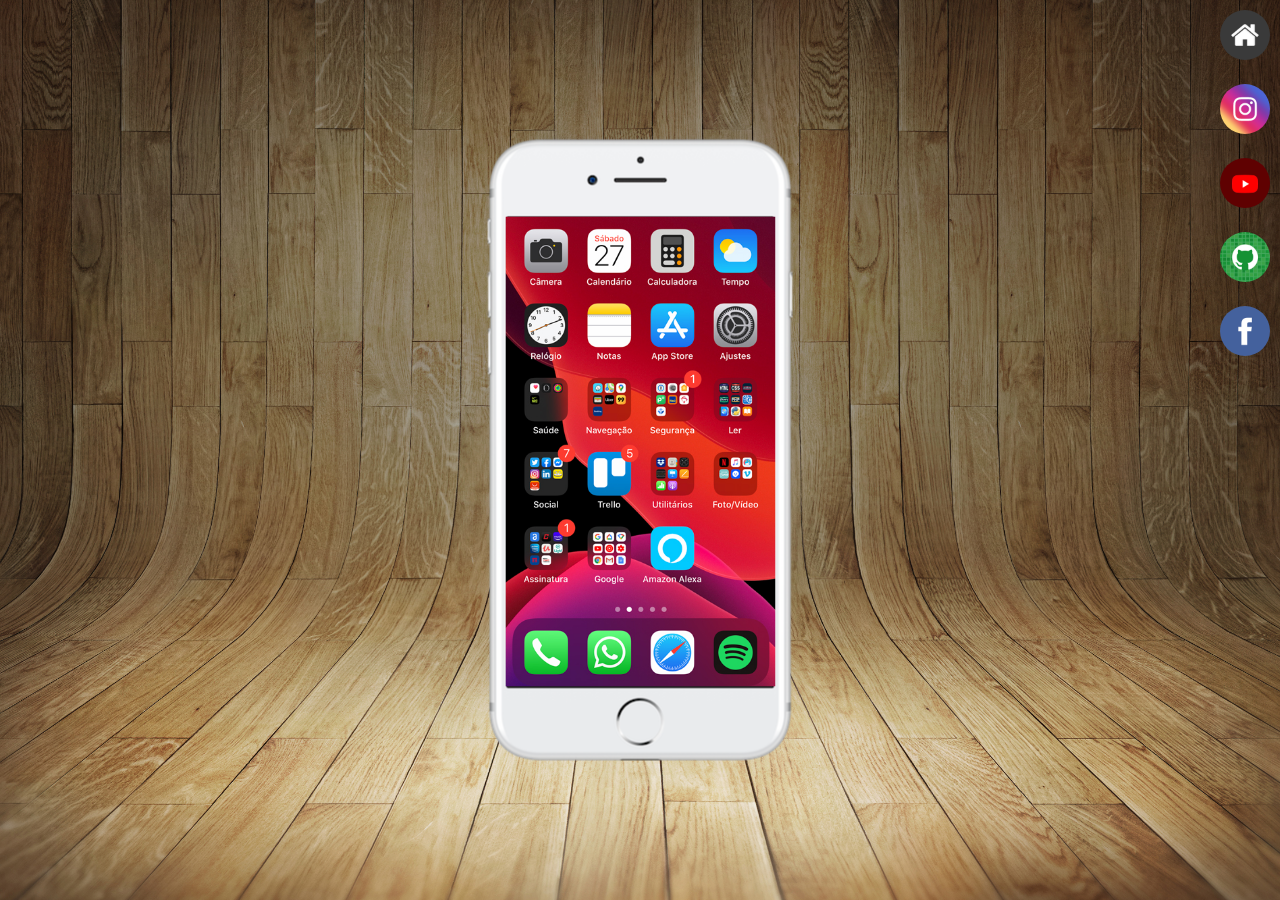
<file: index.html>
<!DOCTYPE html>
<html lang="pt-br">
<head>
    <meta charset="UTF-8">
    <meta name="viewport" content="width=device-width, initial-scale=1.0">
    <title>projeto social</title>
    <link rel="shortcut icon" href="favicon.ico" type="image/x-icon">
    <link rel="stylesheet" href="estilos/style.css">
</head>
<body>
    <main>
        <section id="telefone">
            <iframe src="home.html" frameborder="0" name="tela" id="tela"></iframe>

        </section>
        <section id="redes-sociais">
            <a href="home.html" target="tela"><img src="imagens/logo-home.jpg" alt="home"></a> <br>
            <a href="instagram.html" target="tela"><img src="imagens/logo-instagram.jpg" alt="instagram"></a> <br>
            <a href="youtube.html" target="tela"><img src="imagens/logo-youtube.jpg" alt="youtube"></a> <br>
            <a href="github.html" target="tela"> <img src="imagens/logo-github.jpg" alt="github"></a> <br>
            <a href="facebook.html" target="tela"><img src="imagens/logo-facebook.jpg" alt="facebook"></a>

        </section>
    </main>
    
</body>
</html>
</file>
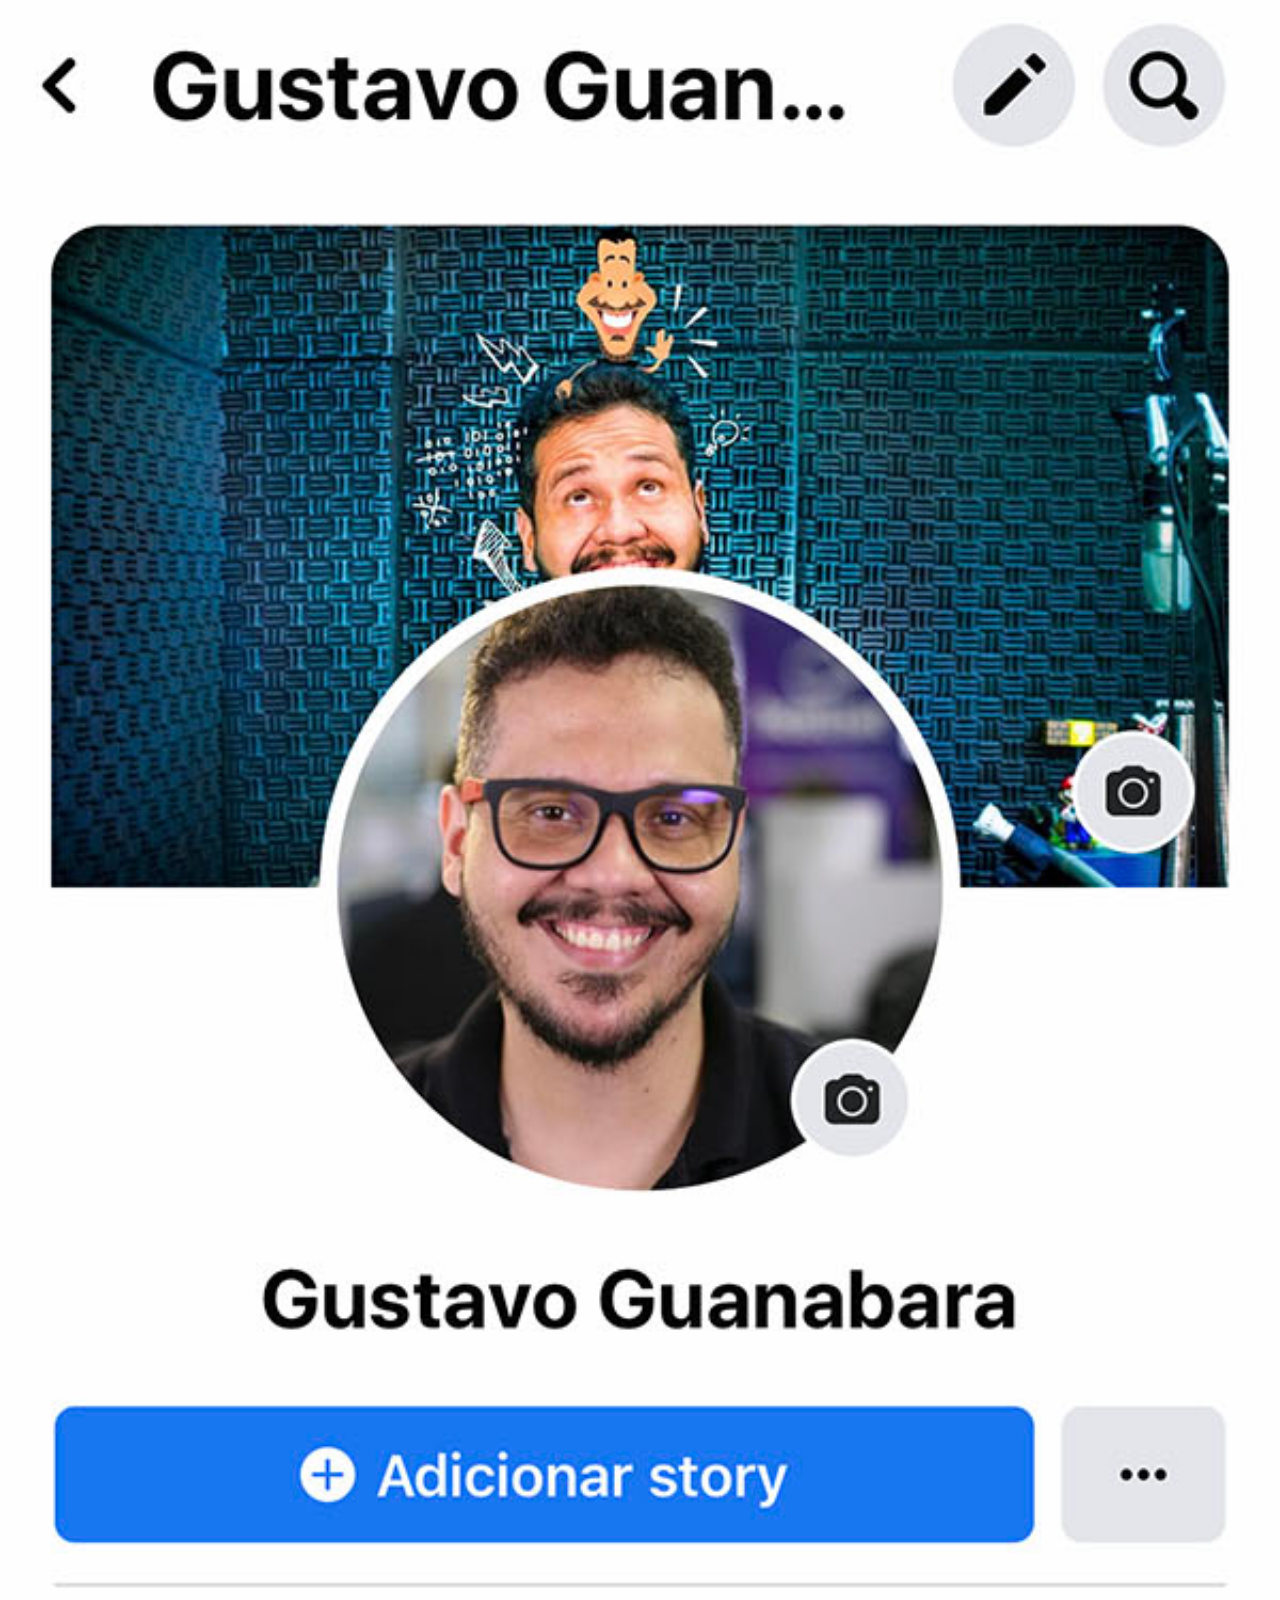
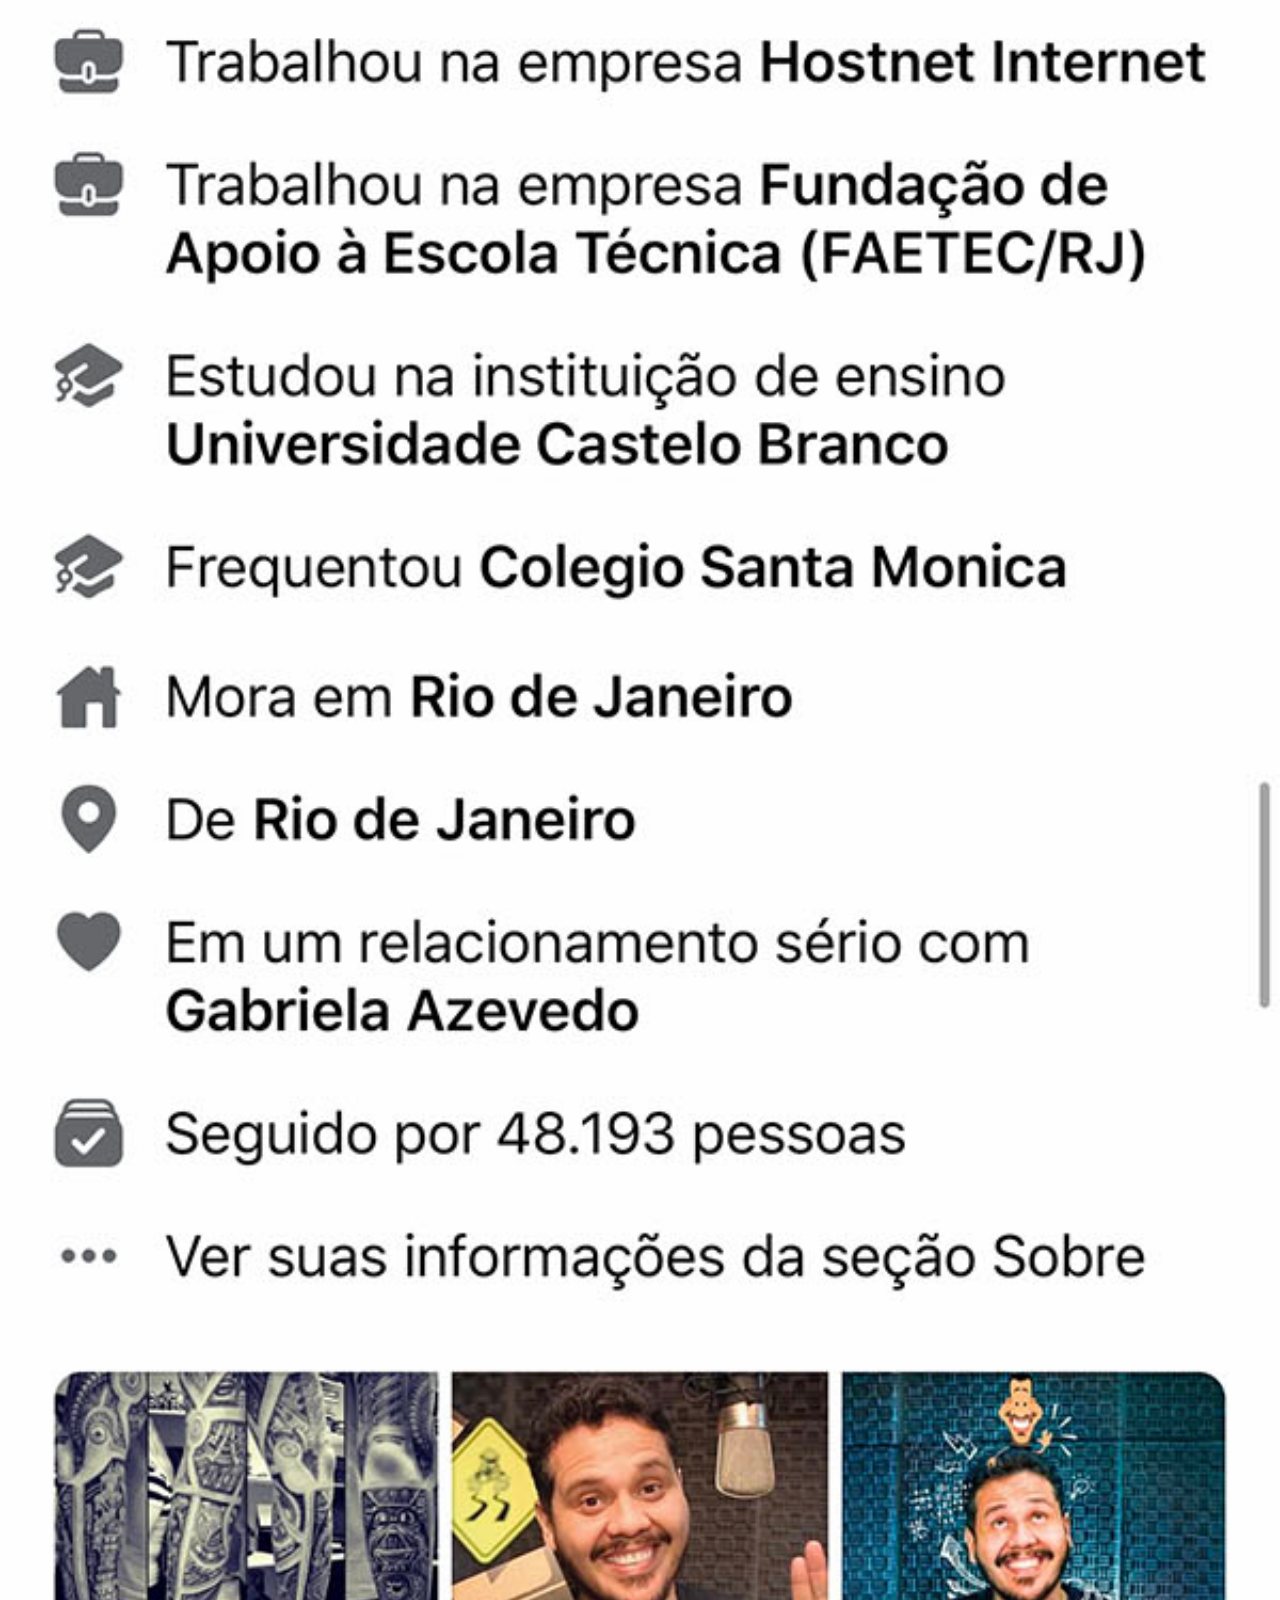
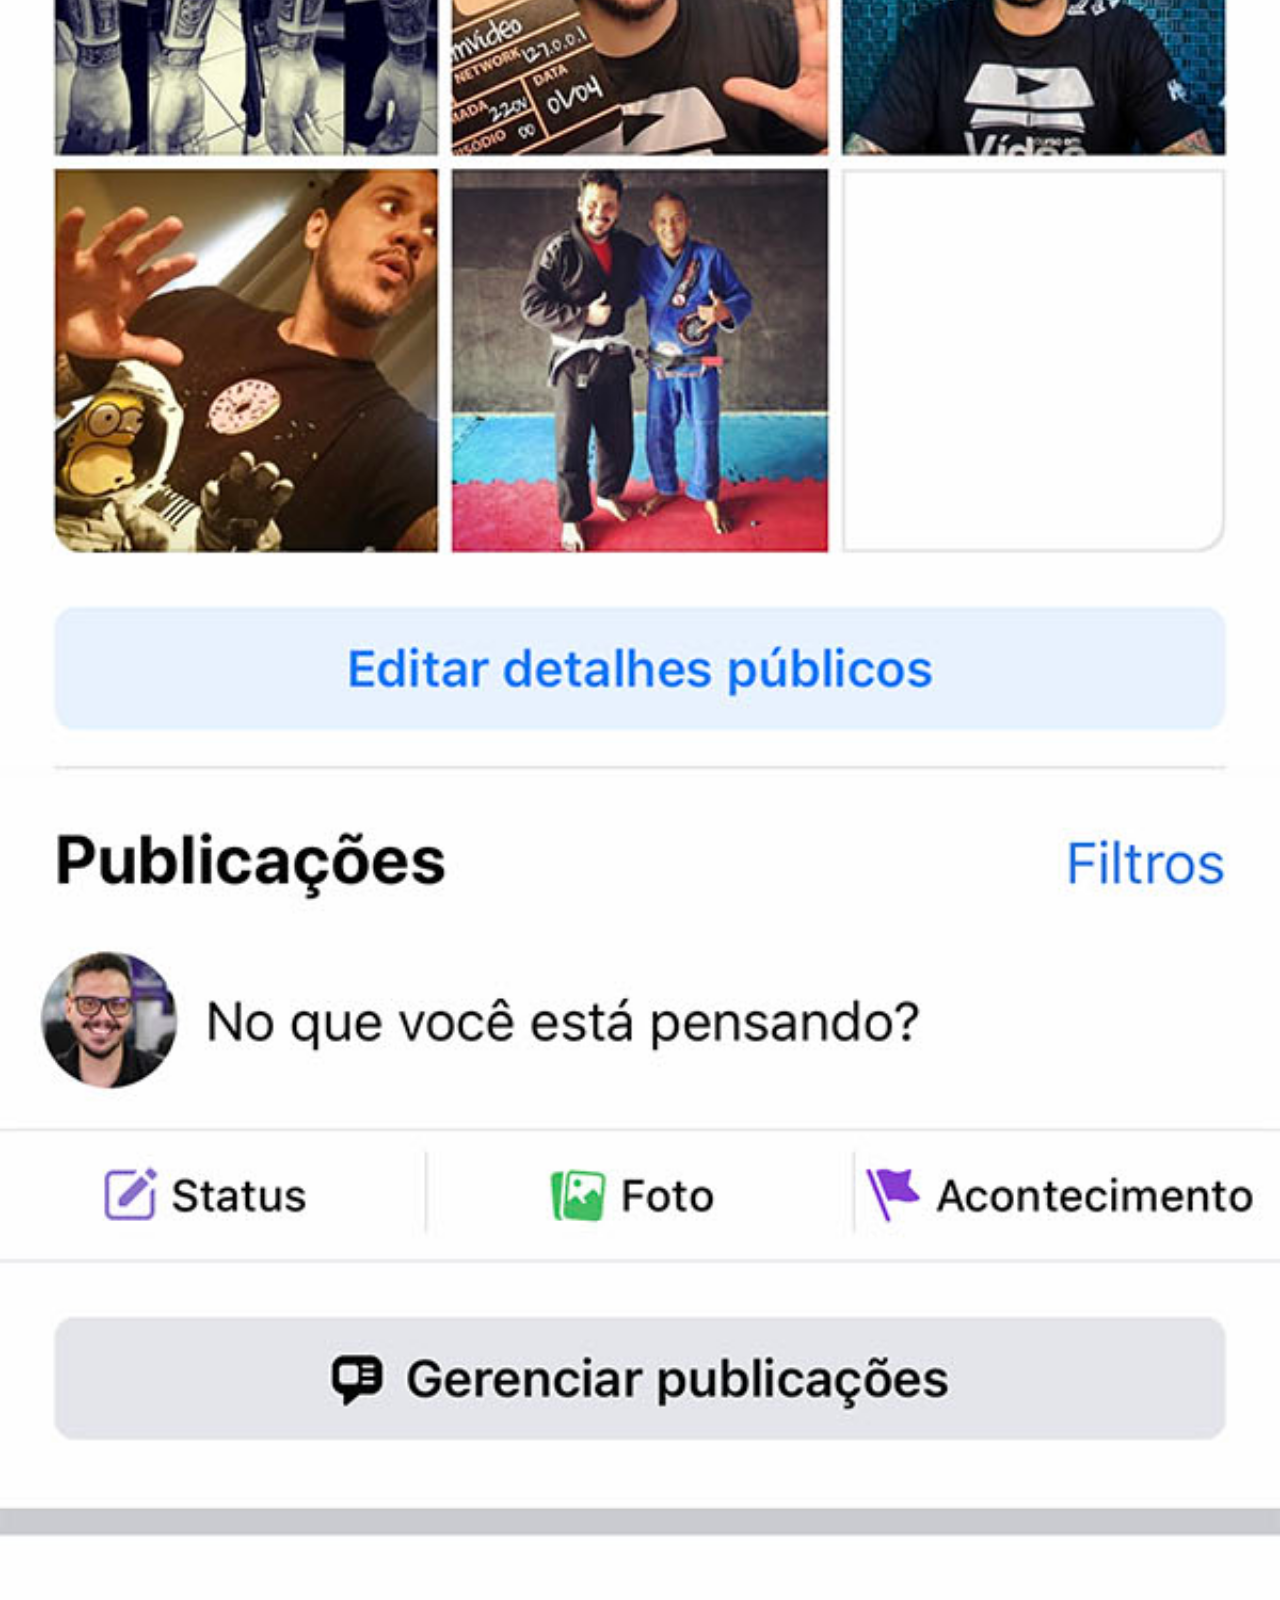
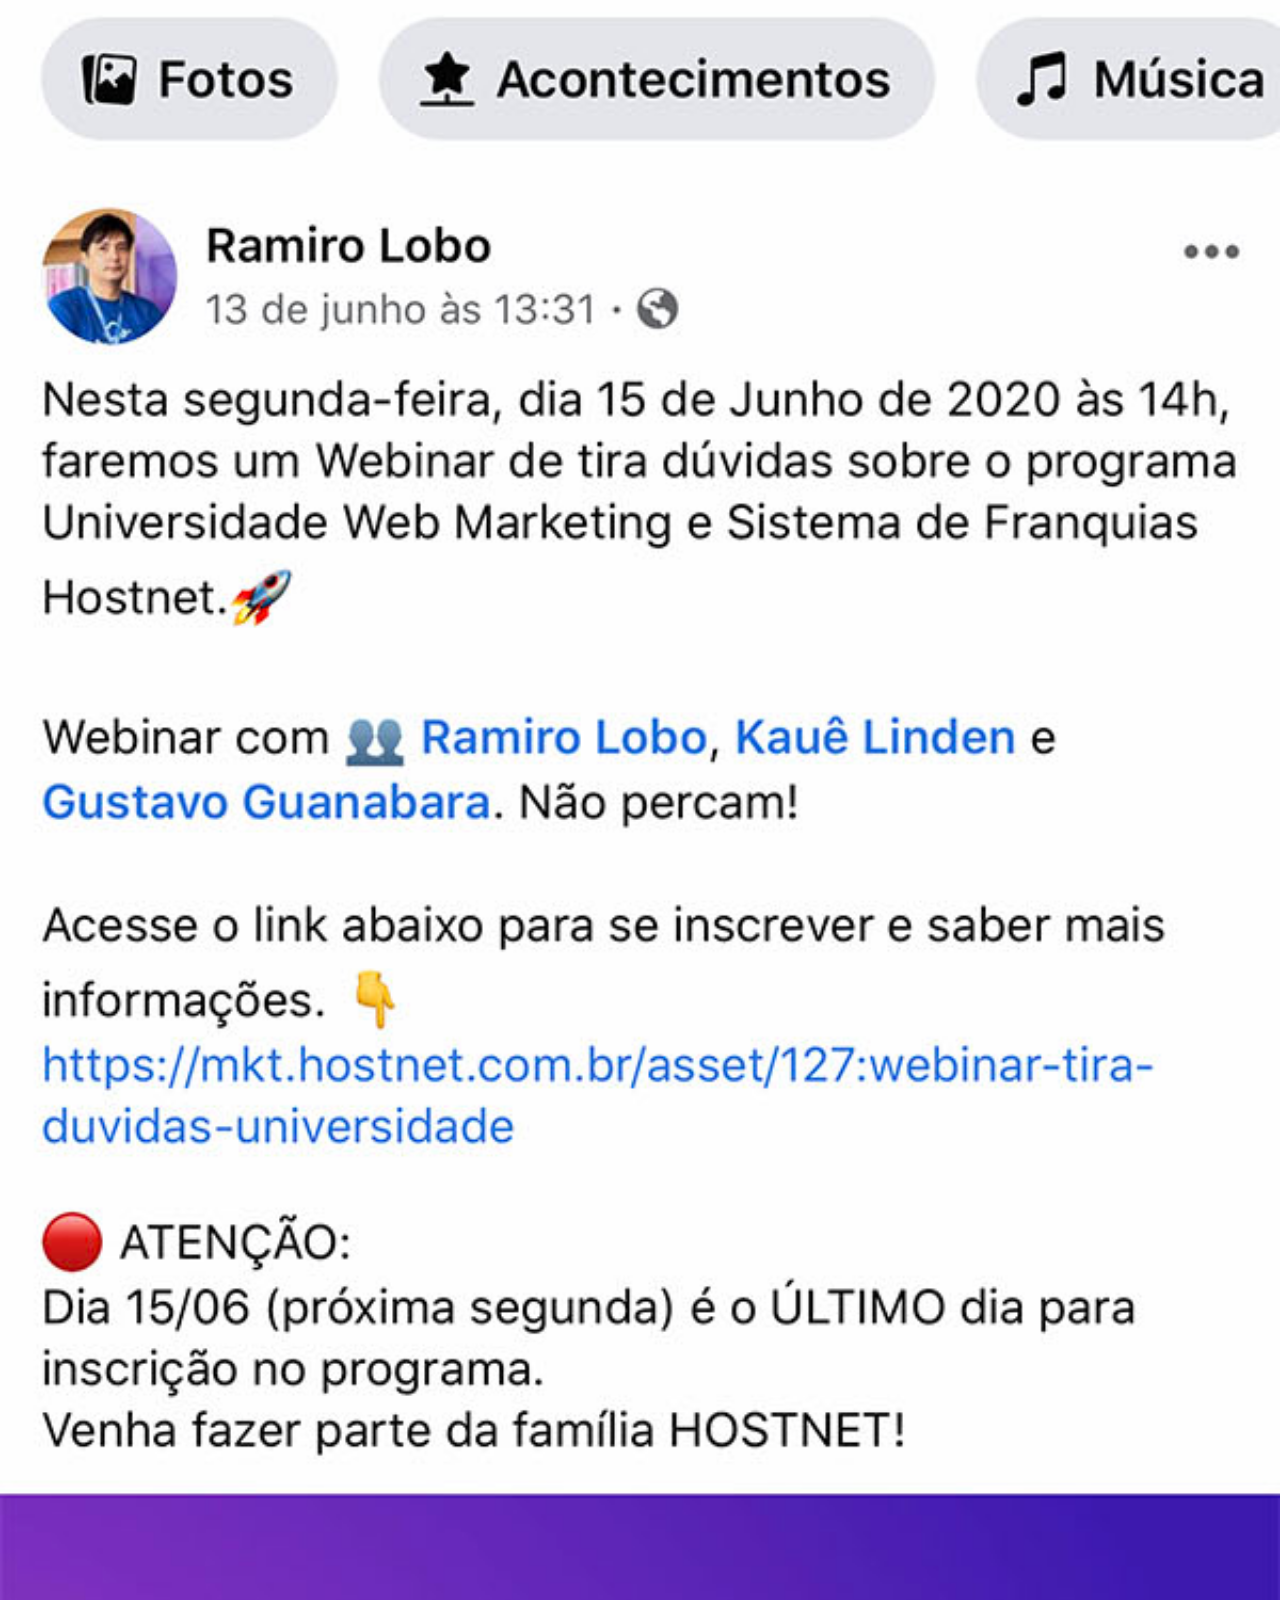
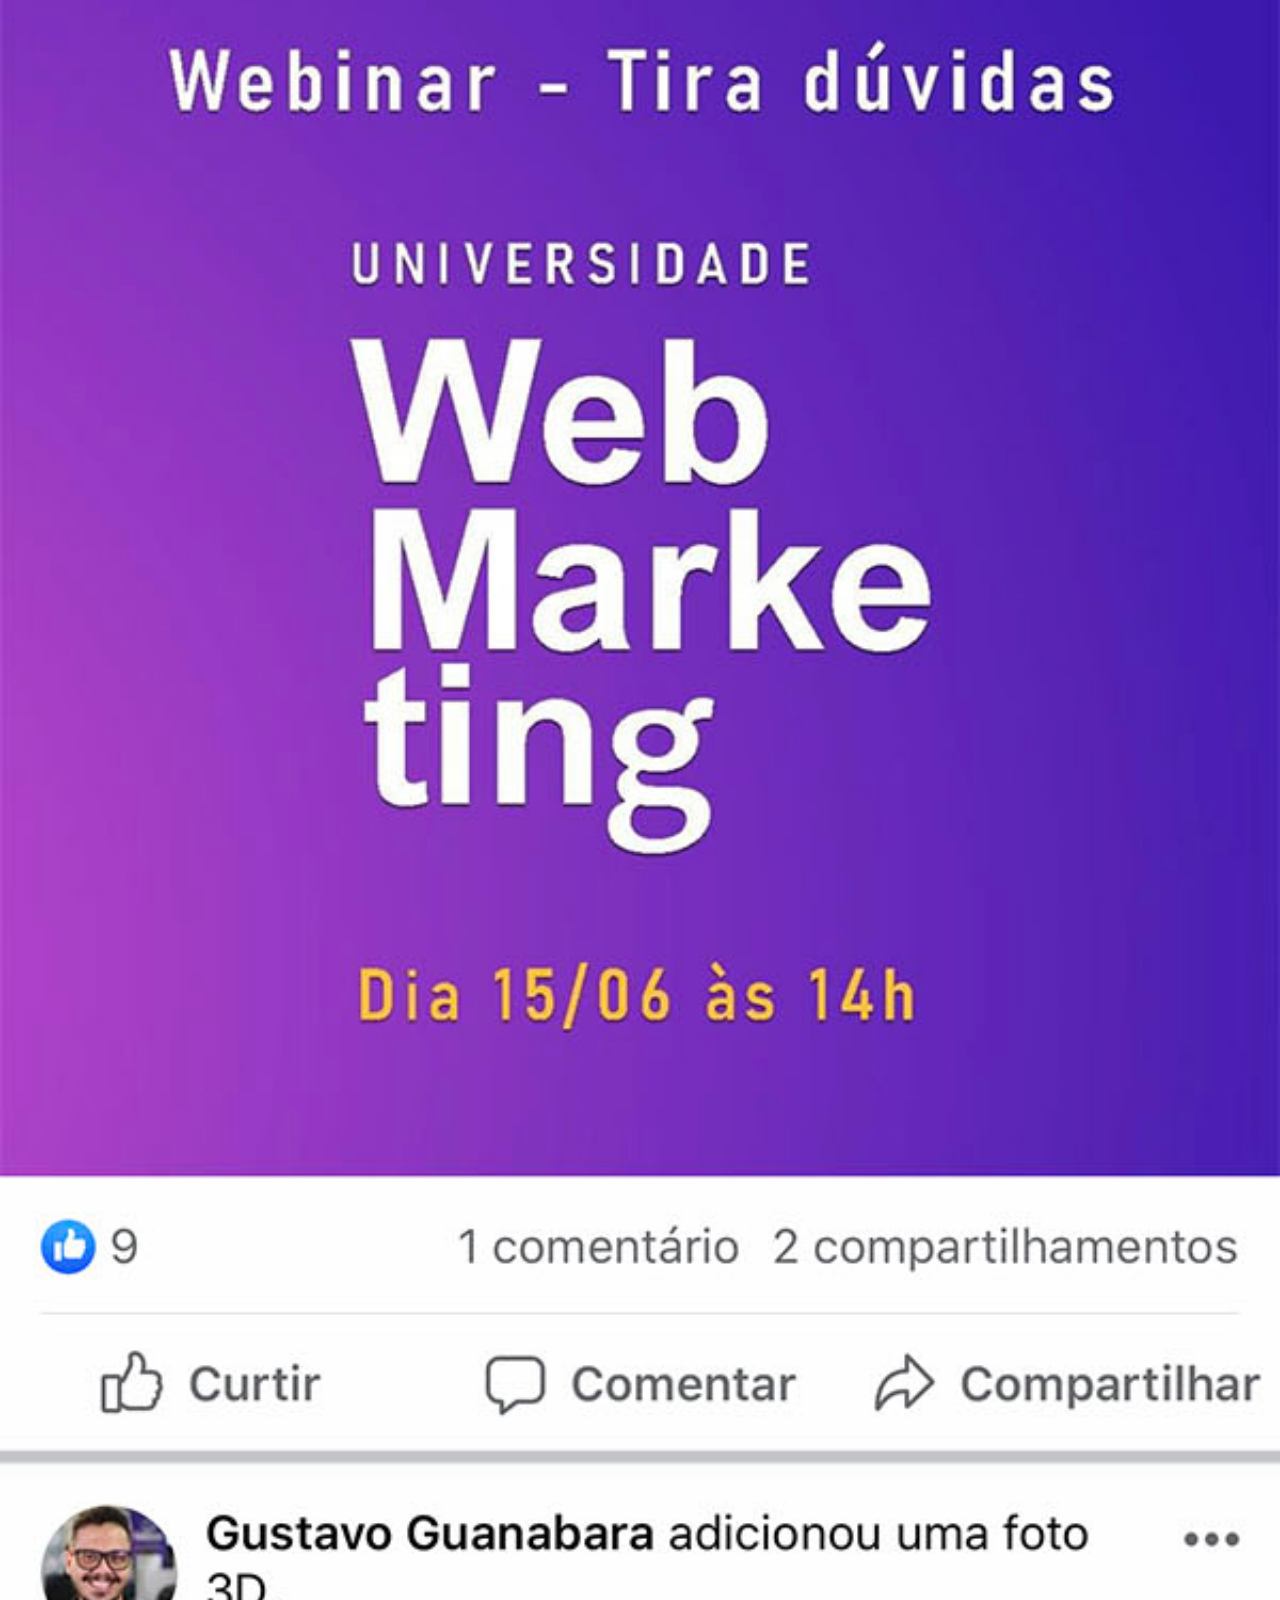
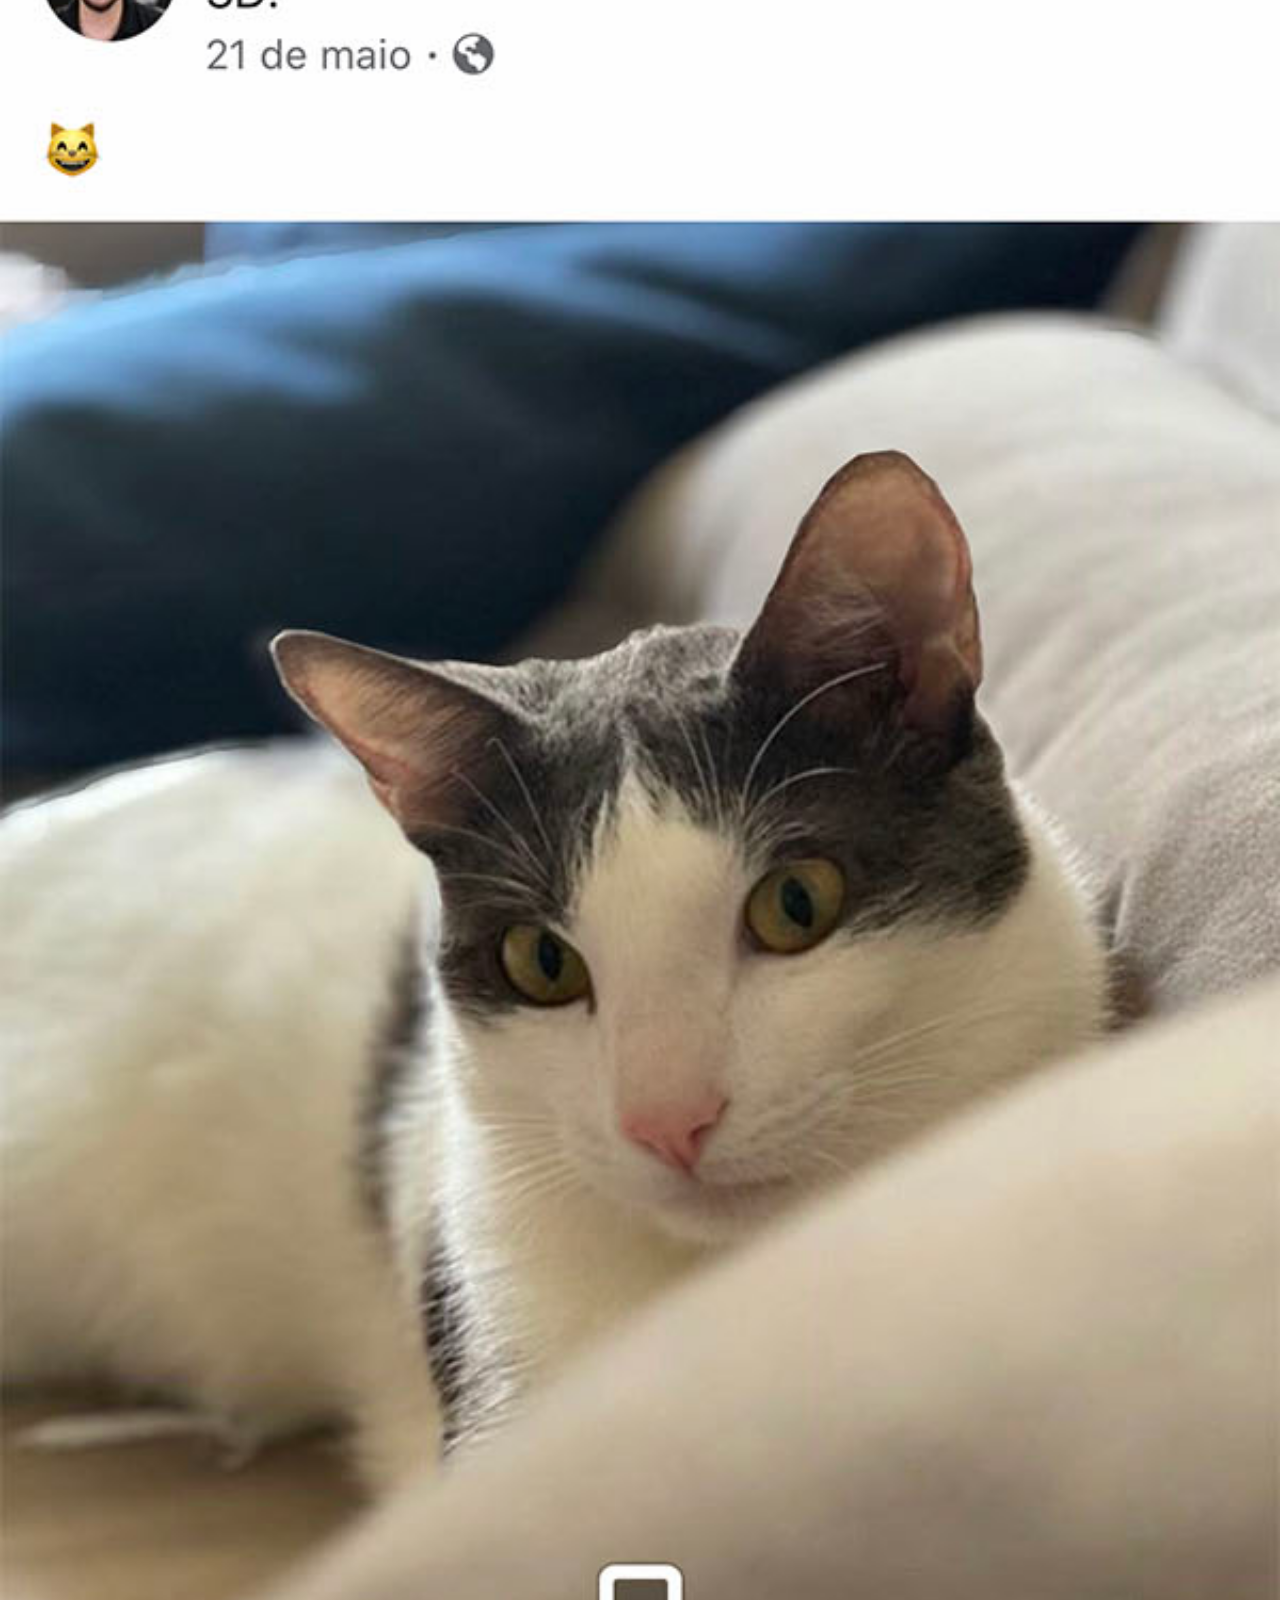
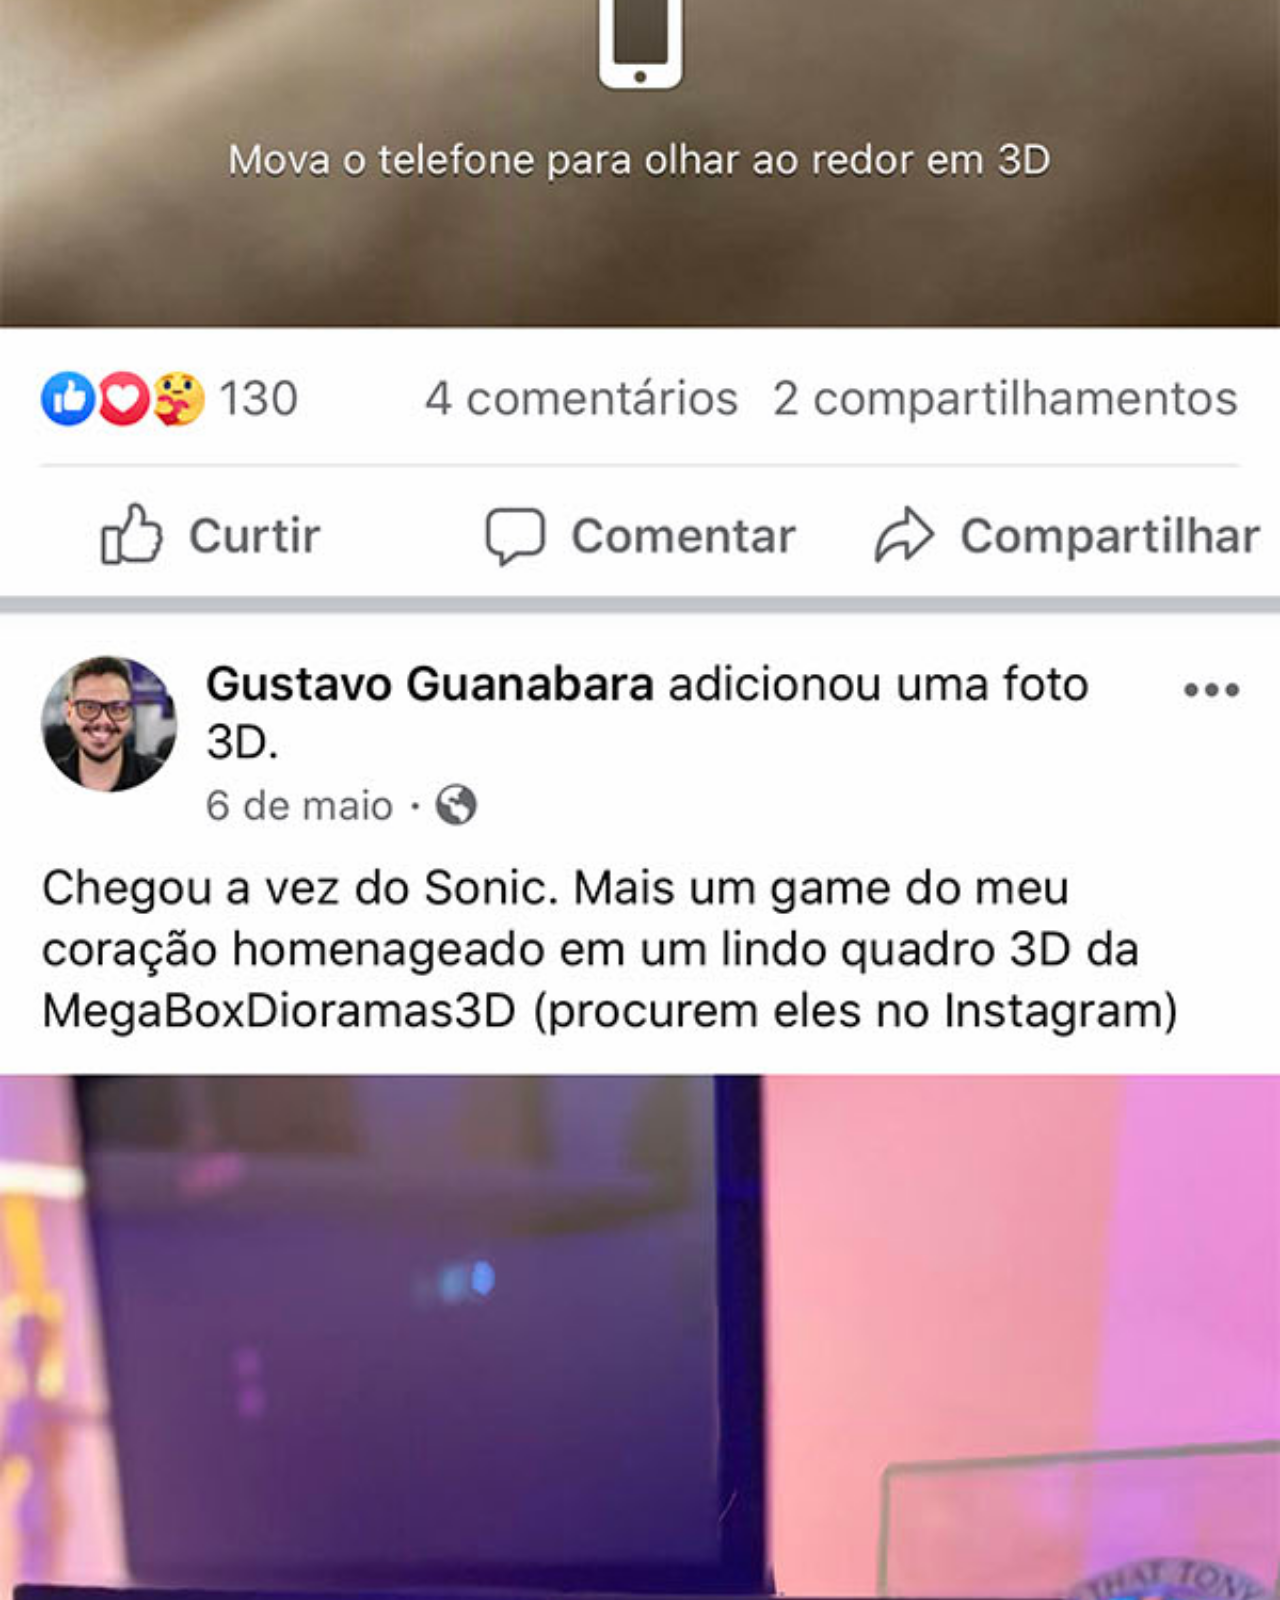
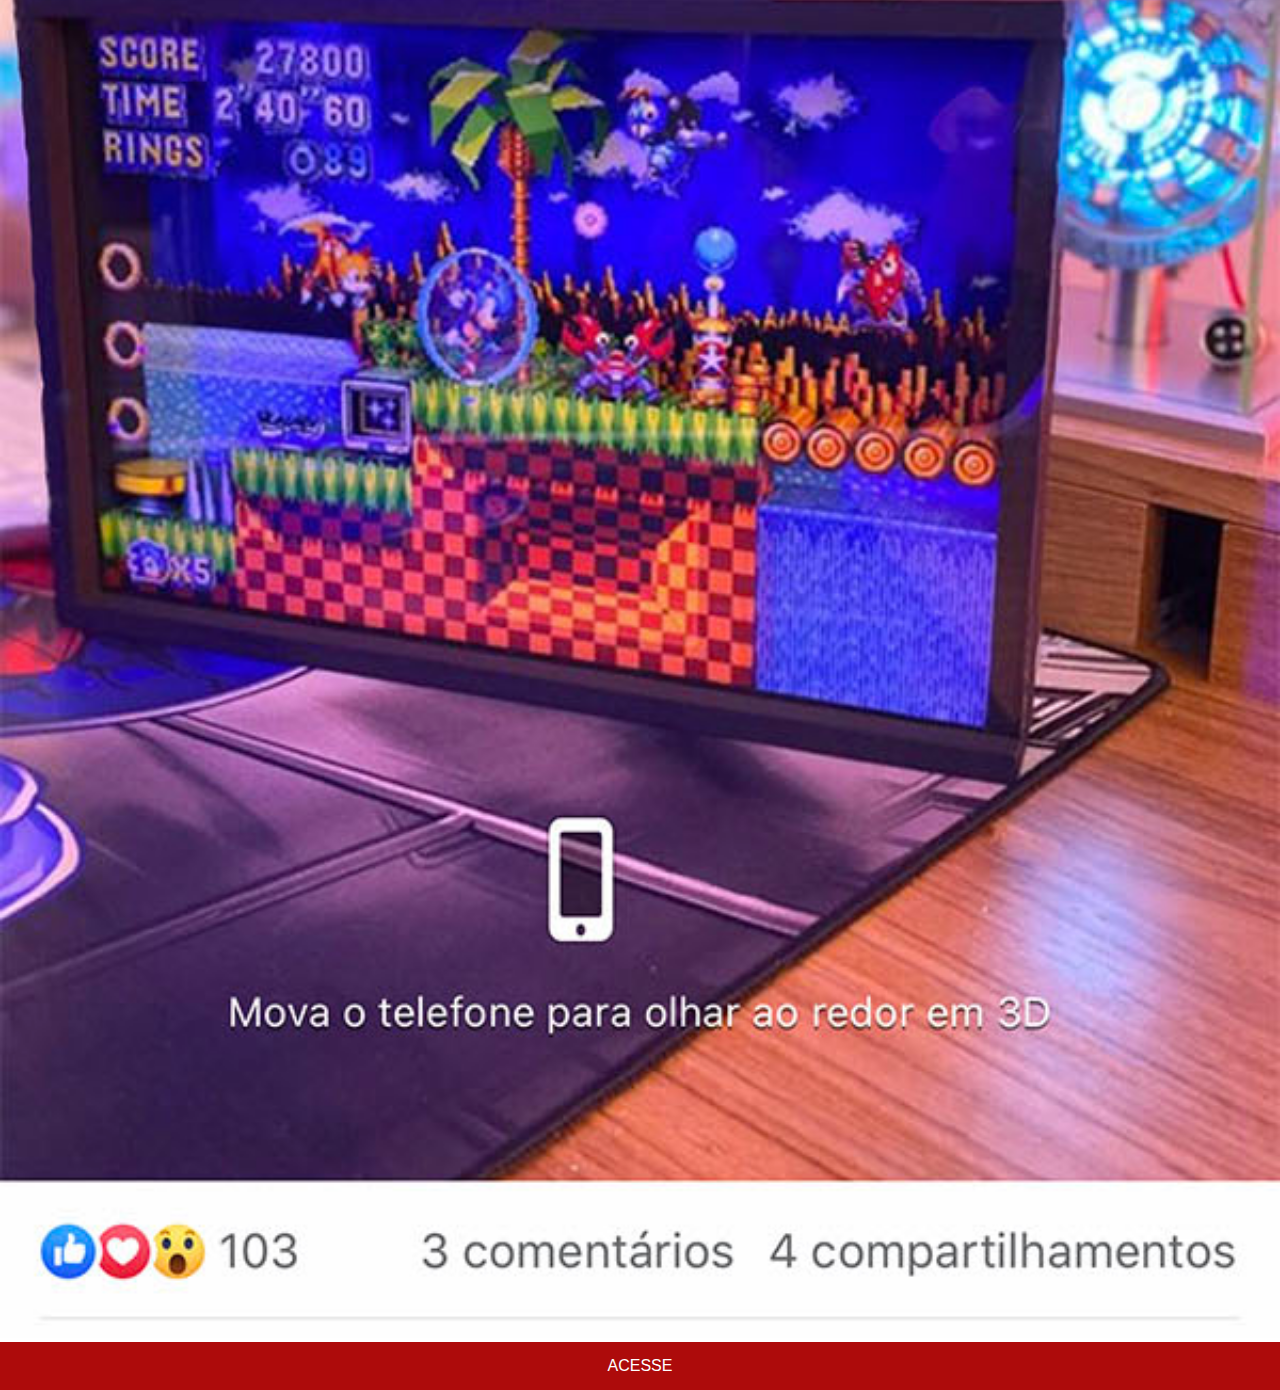
<file: facebook.html>
<!DOCTYPE html>
<html lang="pt-br">
<head>
    <meta charset="UTF-8">
    <meta name="viewport" content="width=device-width, initial-scale=1.0">
    <title>facebook</title>
    <link rel="stylesheet" href="estilos/social.css">
</head>
<body>
     <img src="imagens/tela-facebook.jpg" alt="github">
    <a href="https://www.facebook.com/gustavoguanabara/?locale=pt_BR" target="_blank"> ACESSE</a>
    
</body>
</html>
</file>
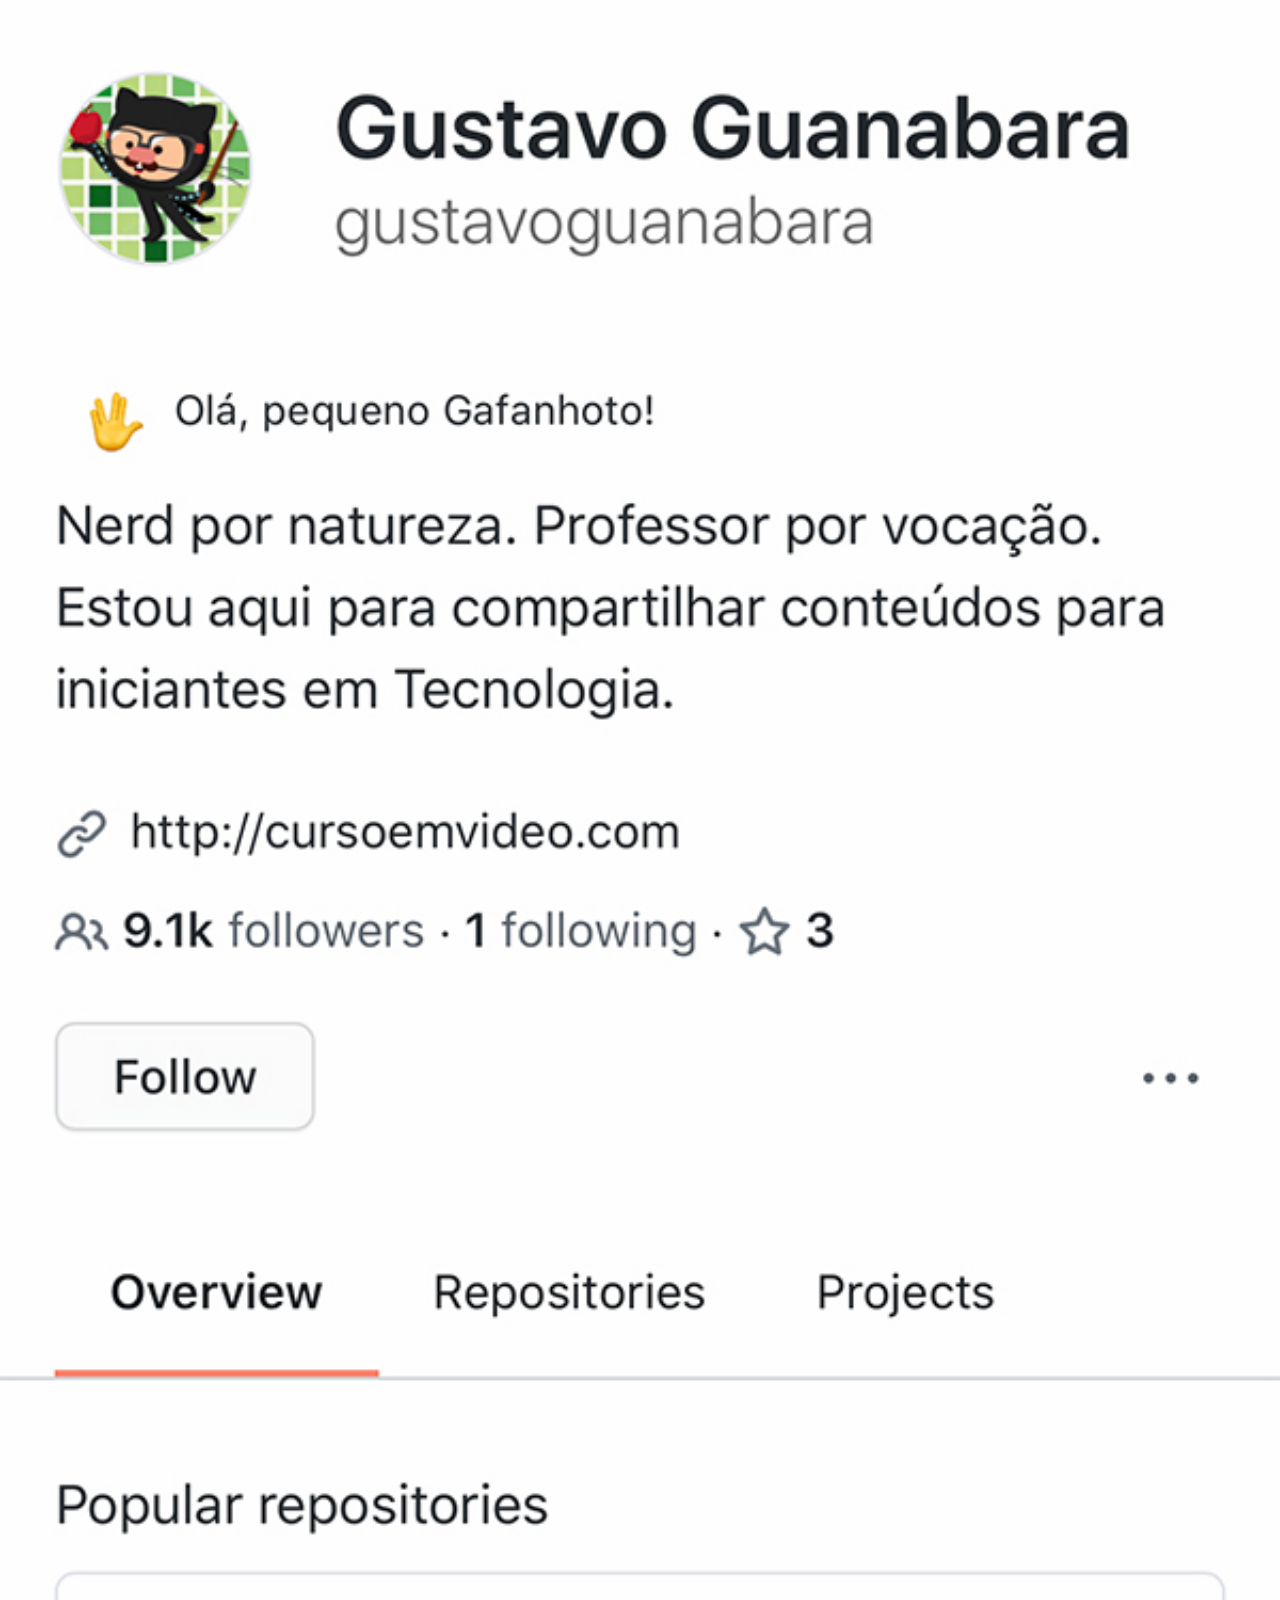
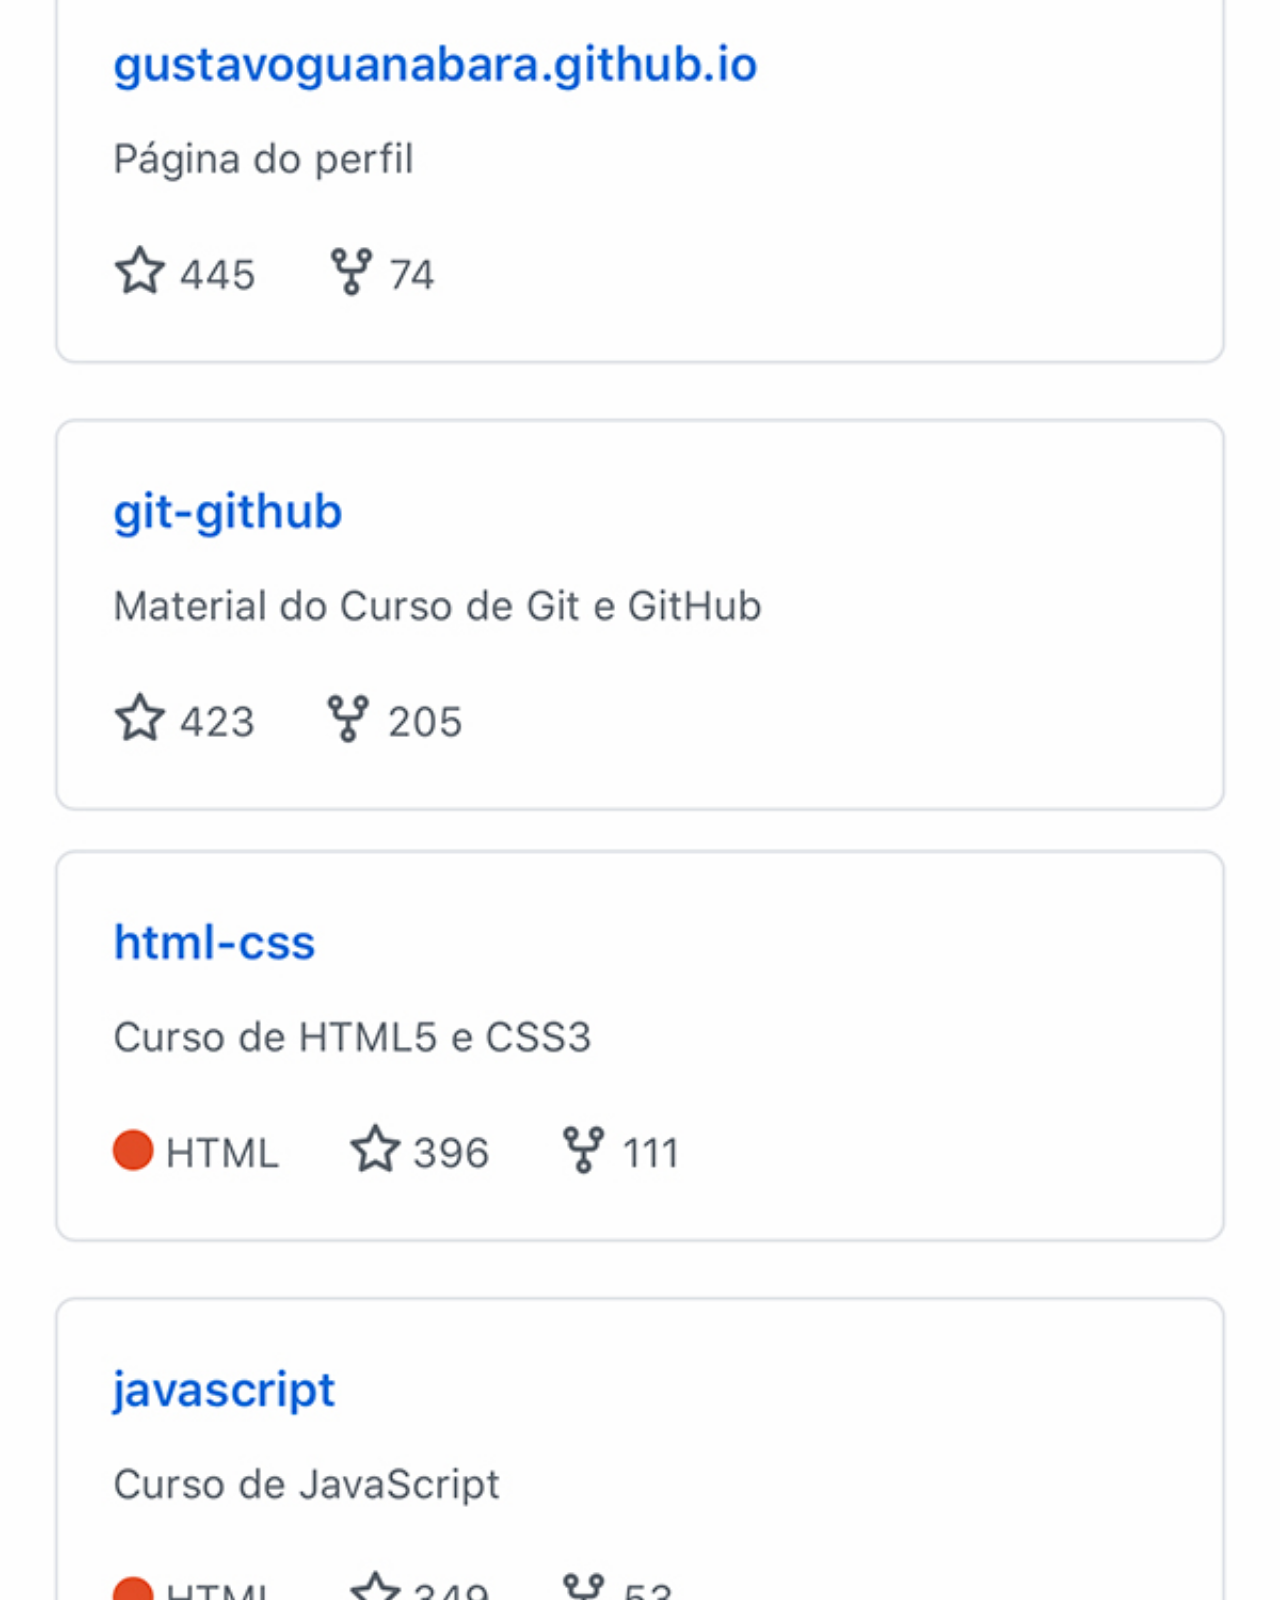
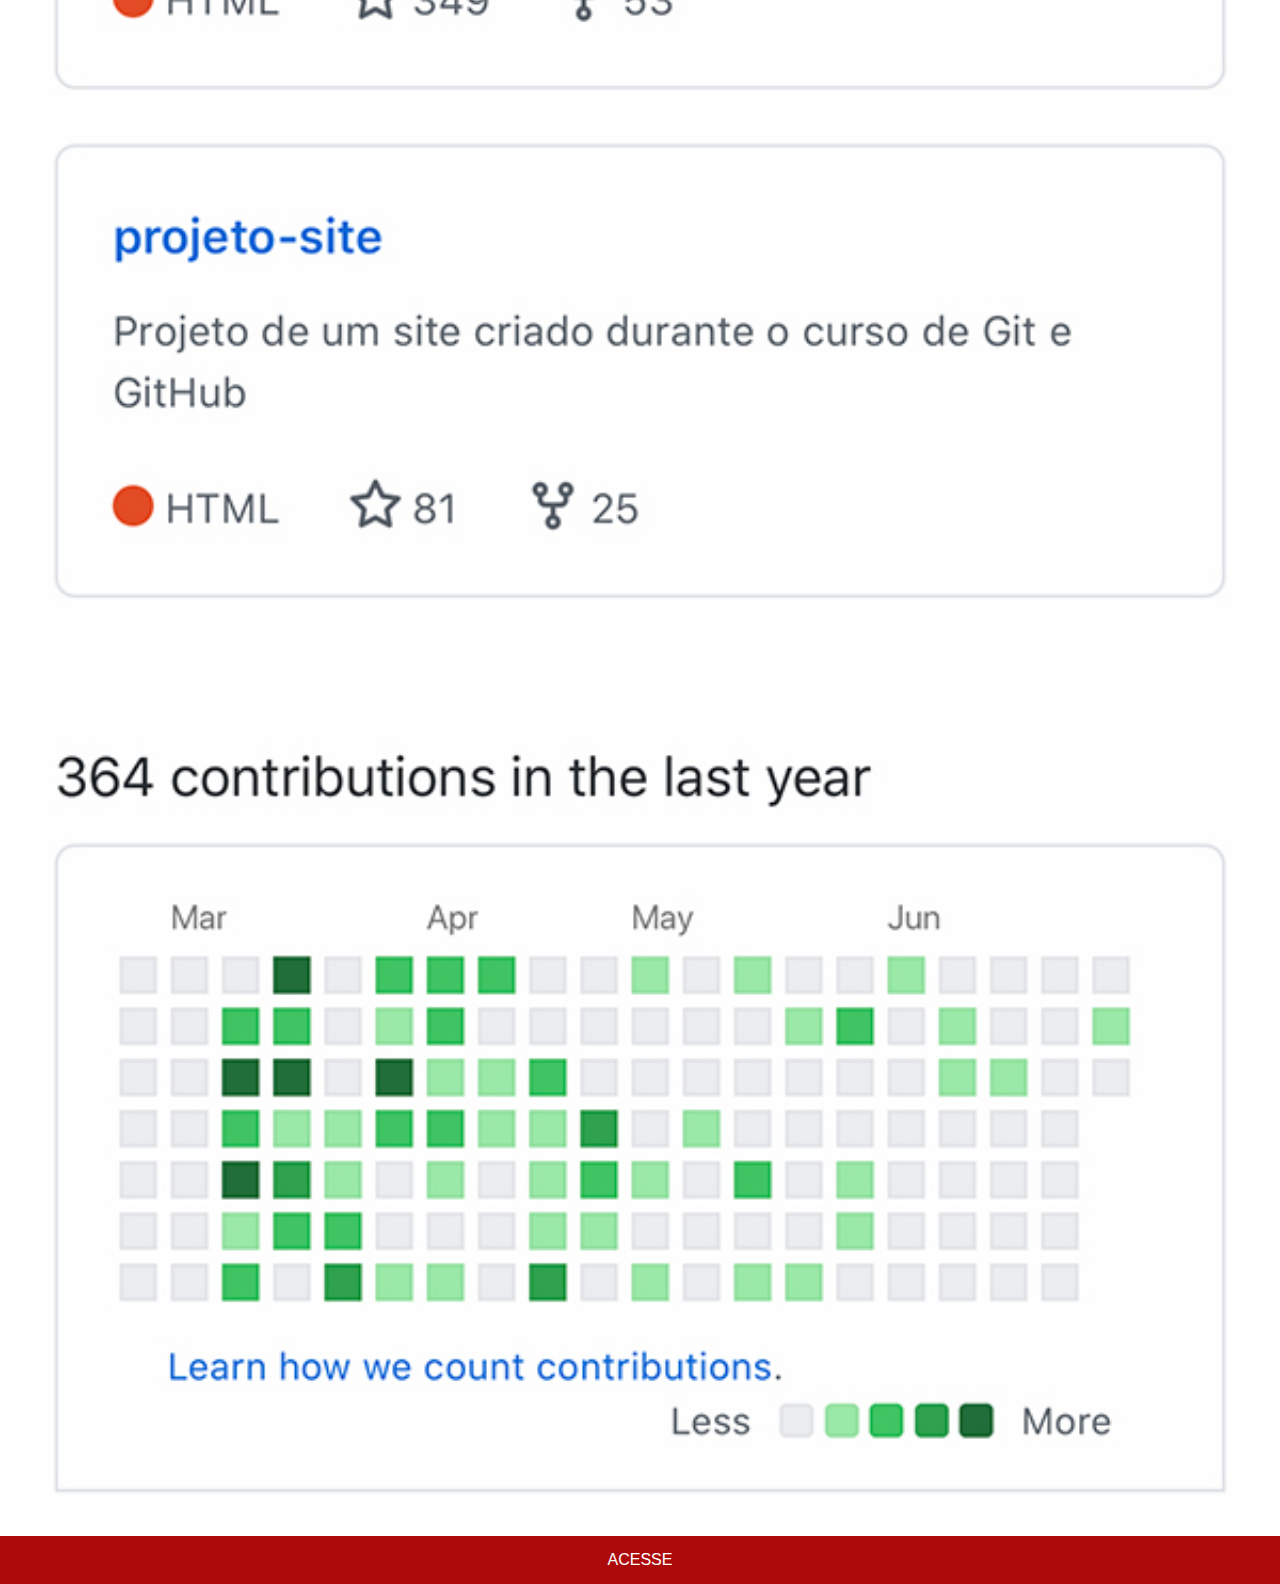
<file: github.html>
<!DOCTYPE html>
<html lang="pt-br">
<head>
    <meta charset="UTF-8">
    <meta name="viewport" content="width=device-width, initial-scale=1.0">
    <title>github</title>
    <link rel="stylesheet" href="estilos/social.css">
</head>
<body>
     <img src="imagens/tela-github.jpg" alt="github" >
    <a href="https://github.com/gustavoguanabara" target="_blank"> ACESSE</a>

    
</body>
</html>
</file>
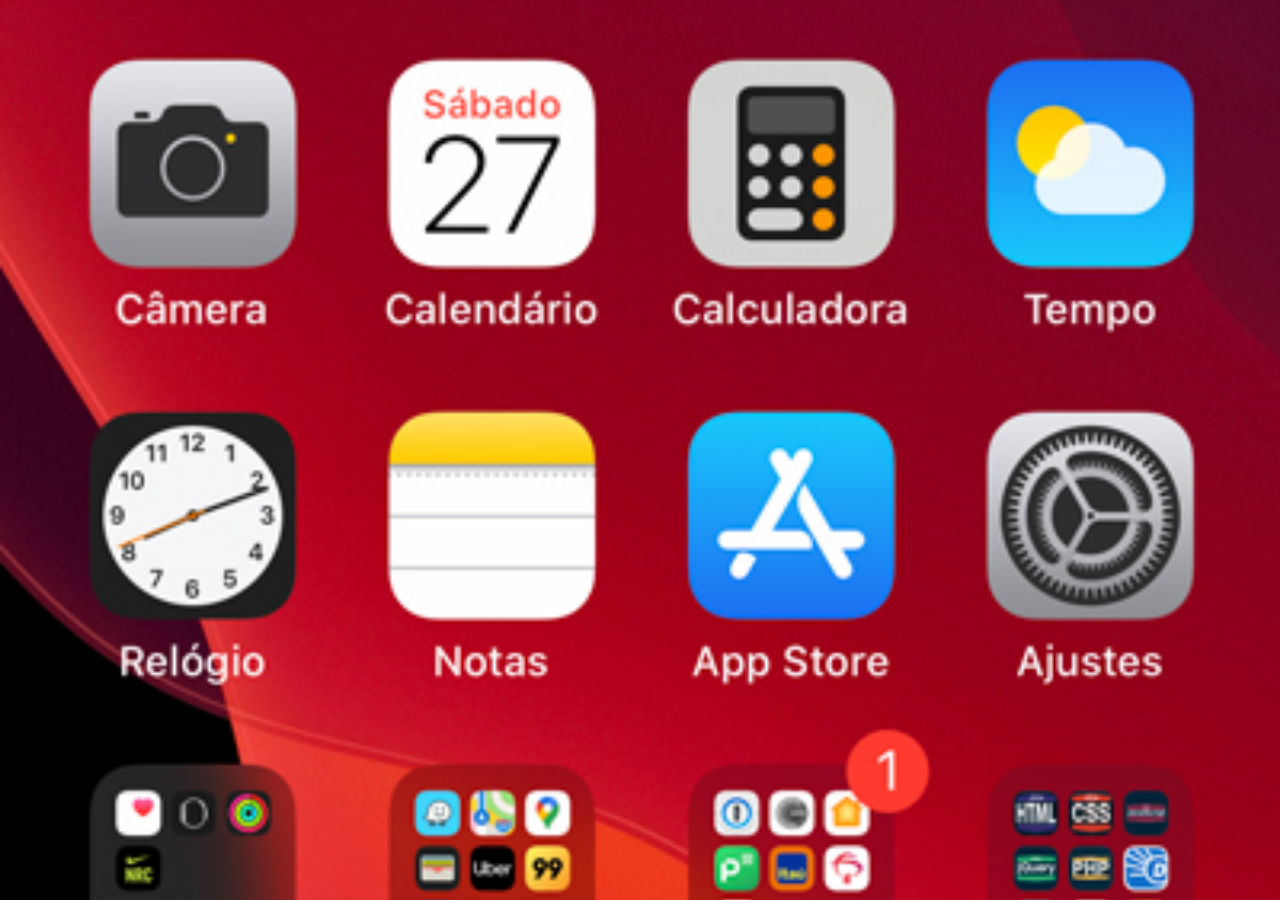
<file: home.html>
<!DOCTYPE html>
<html lang="pt-br">
<head>
    <meta charset="UTF-8">
    <meta name="viewport" content="width=device-width, initial-scale=1.0">
    <title>home</title>
    <style>
        * {
            margin: 0px;
            padding: 0px;
        }
        body {
            height: 100vh;
            width: 100vw;
            background: url('imagens/tela-home.jpg') no-repeat top center; 
            background-size: cover;

        }
    </style>
</head>
<body>
   
</body>
</html>
</file>
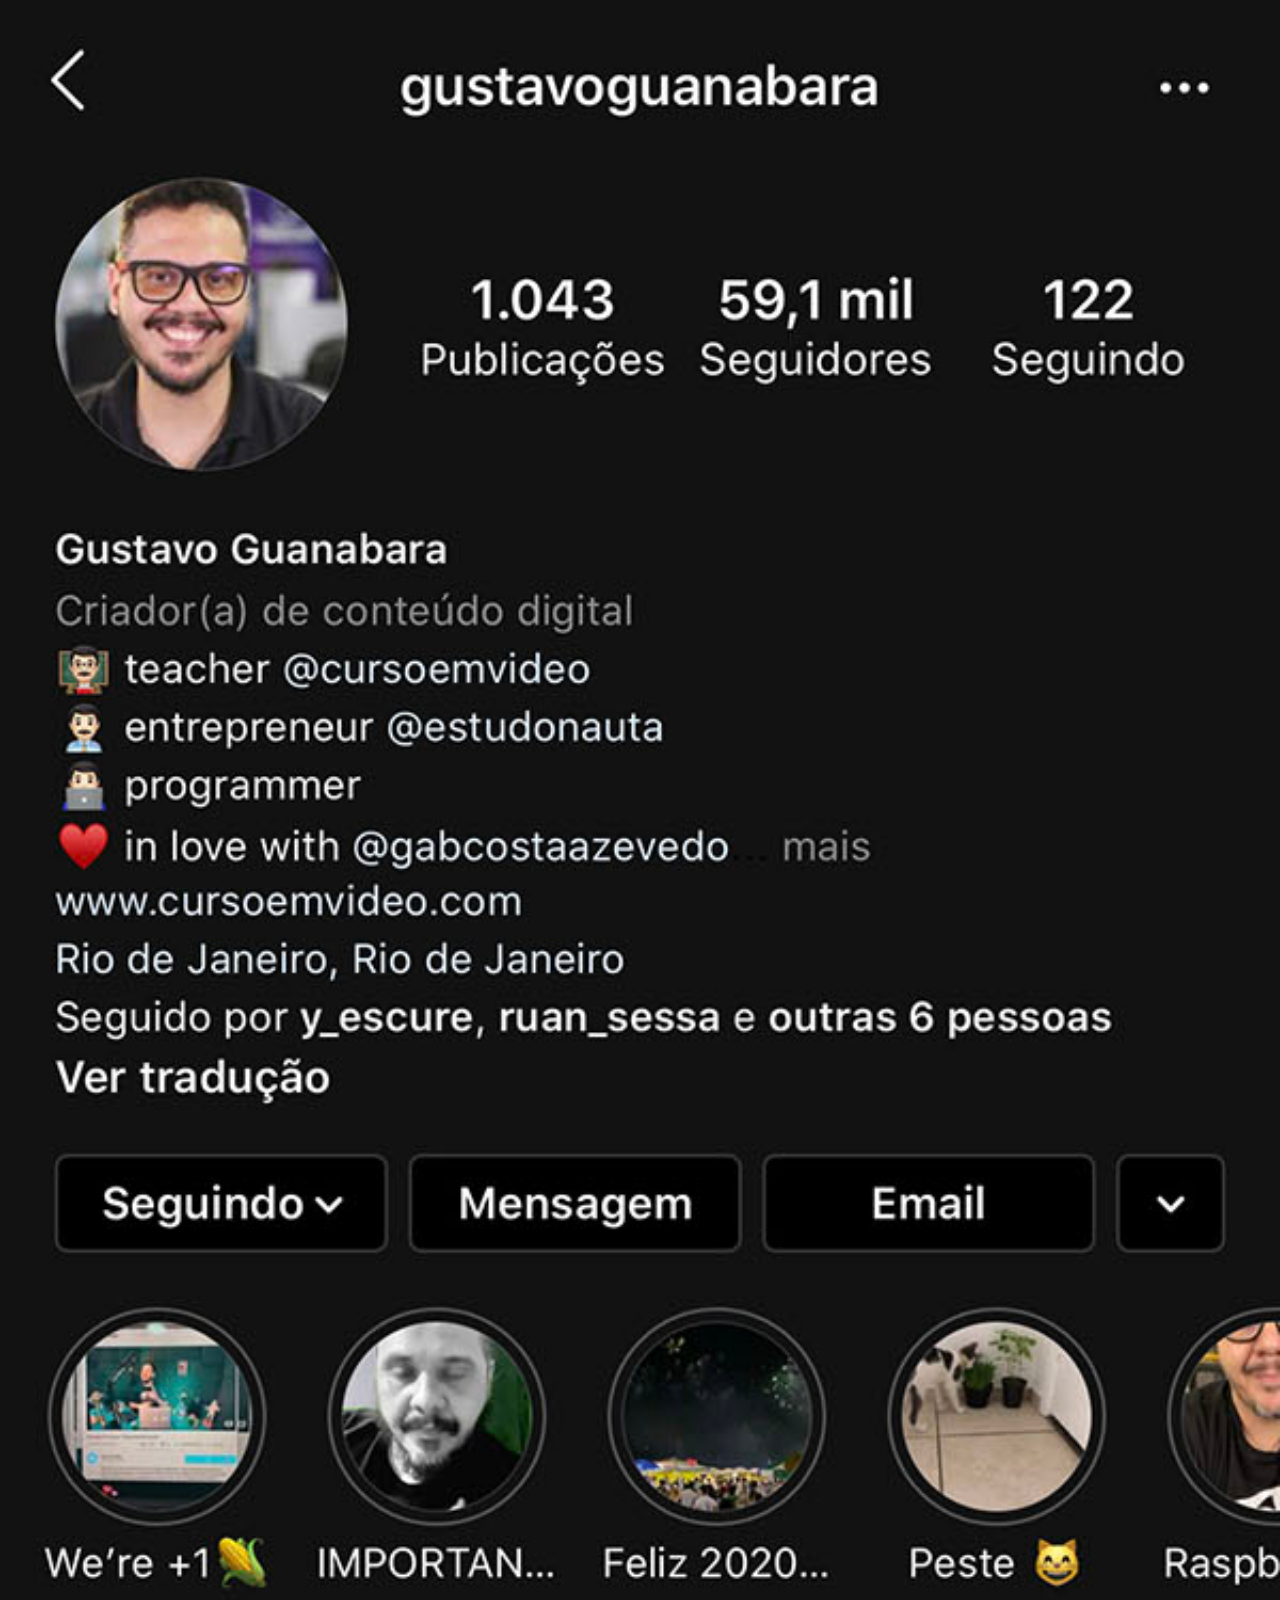
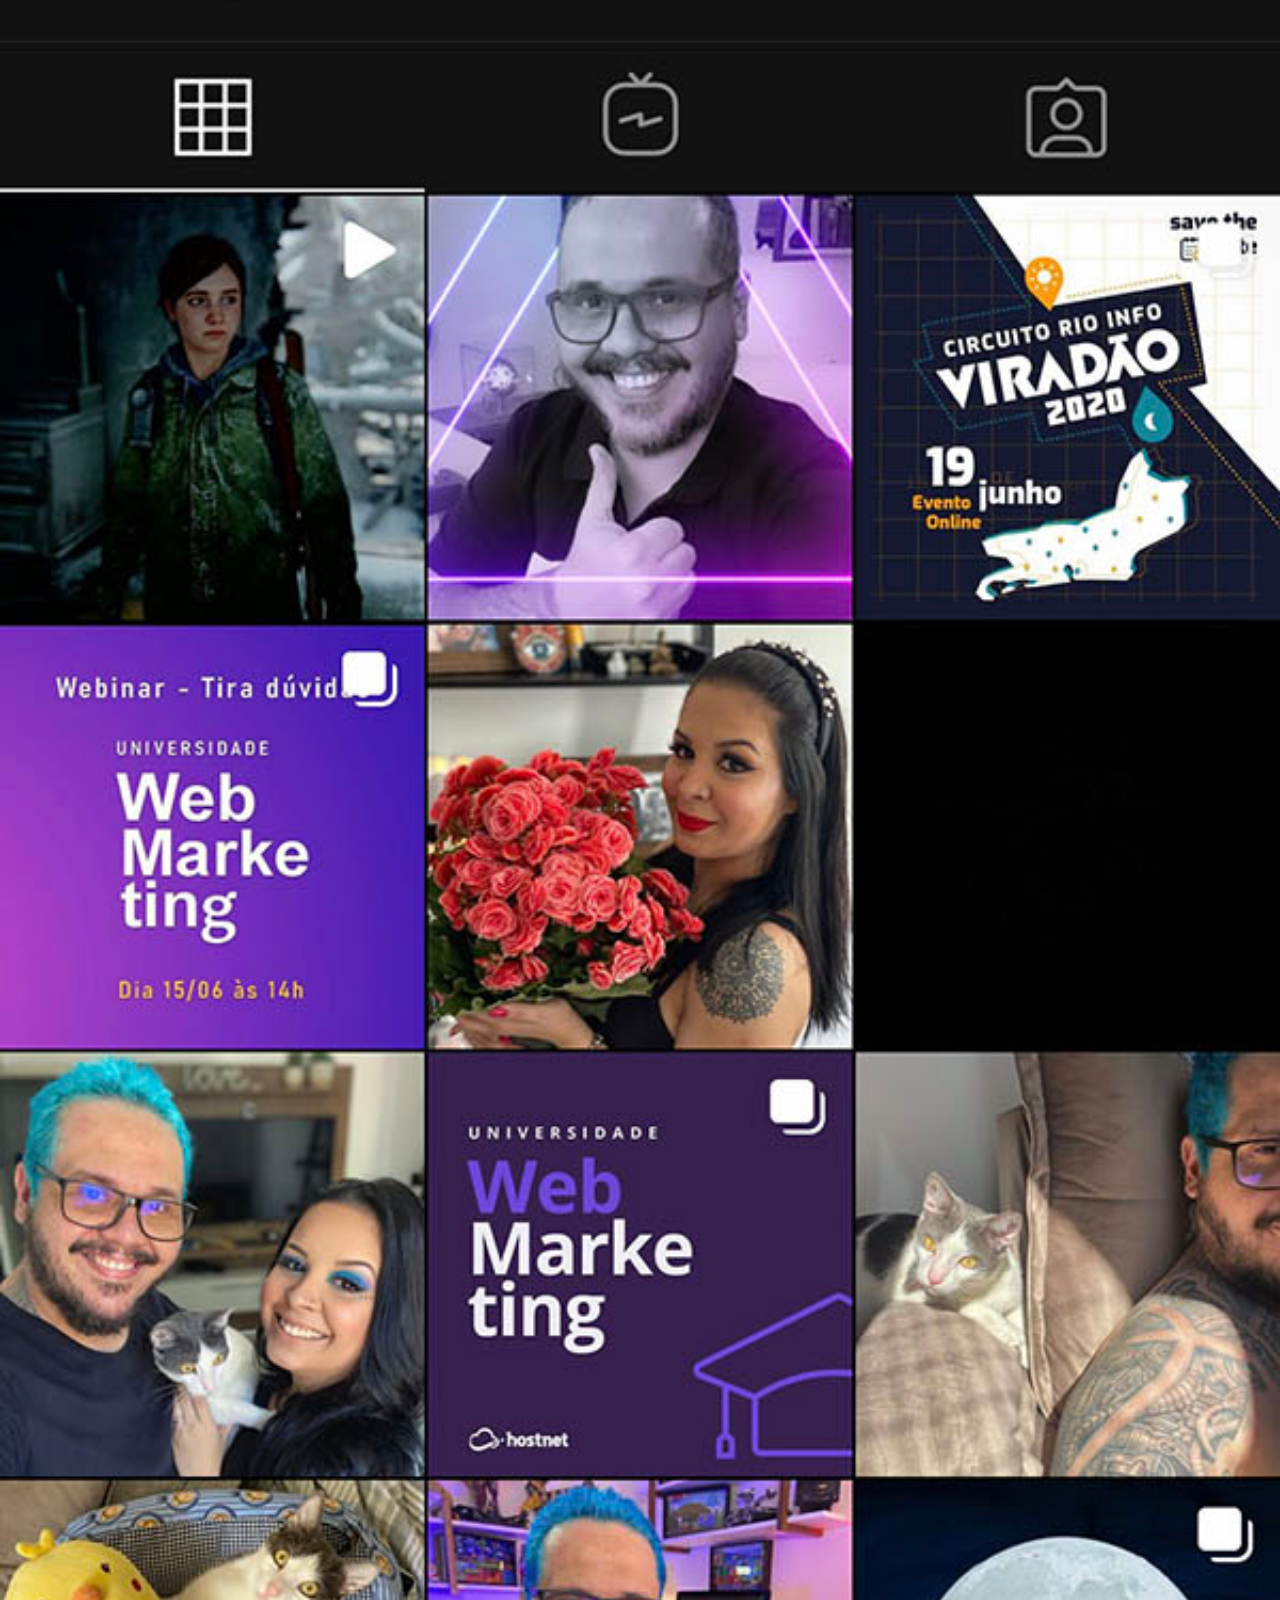
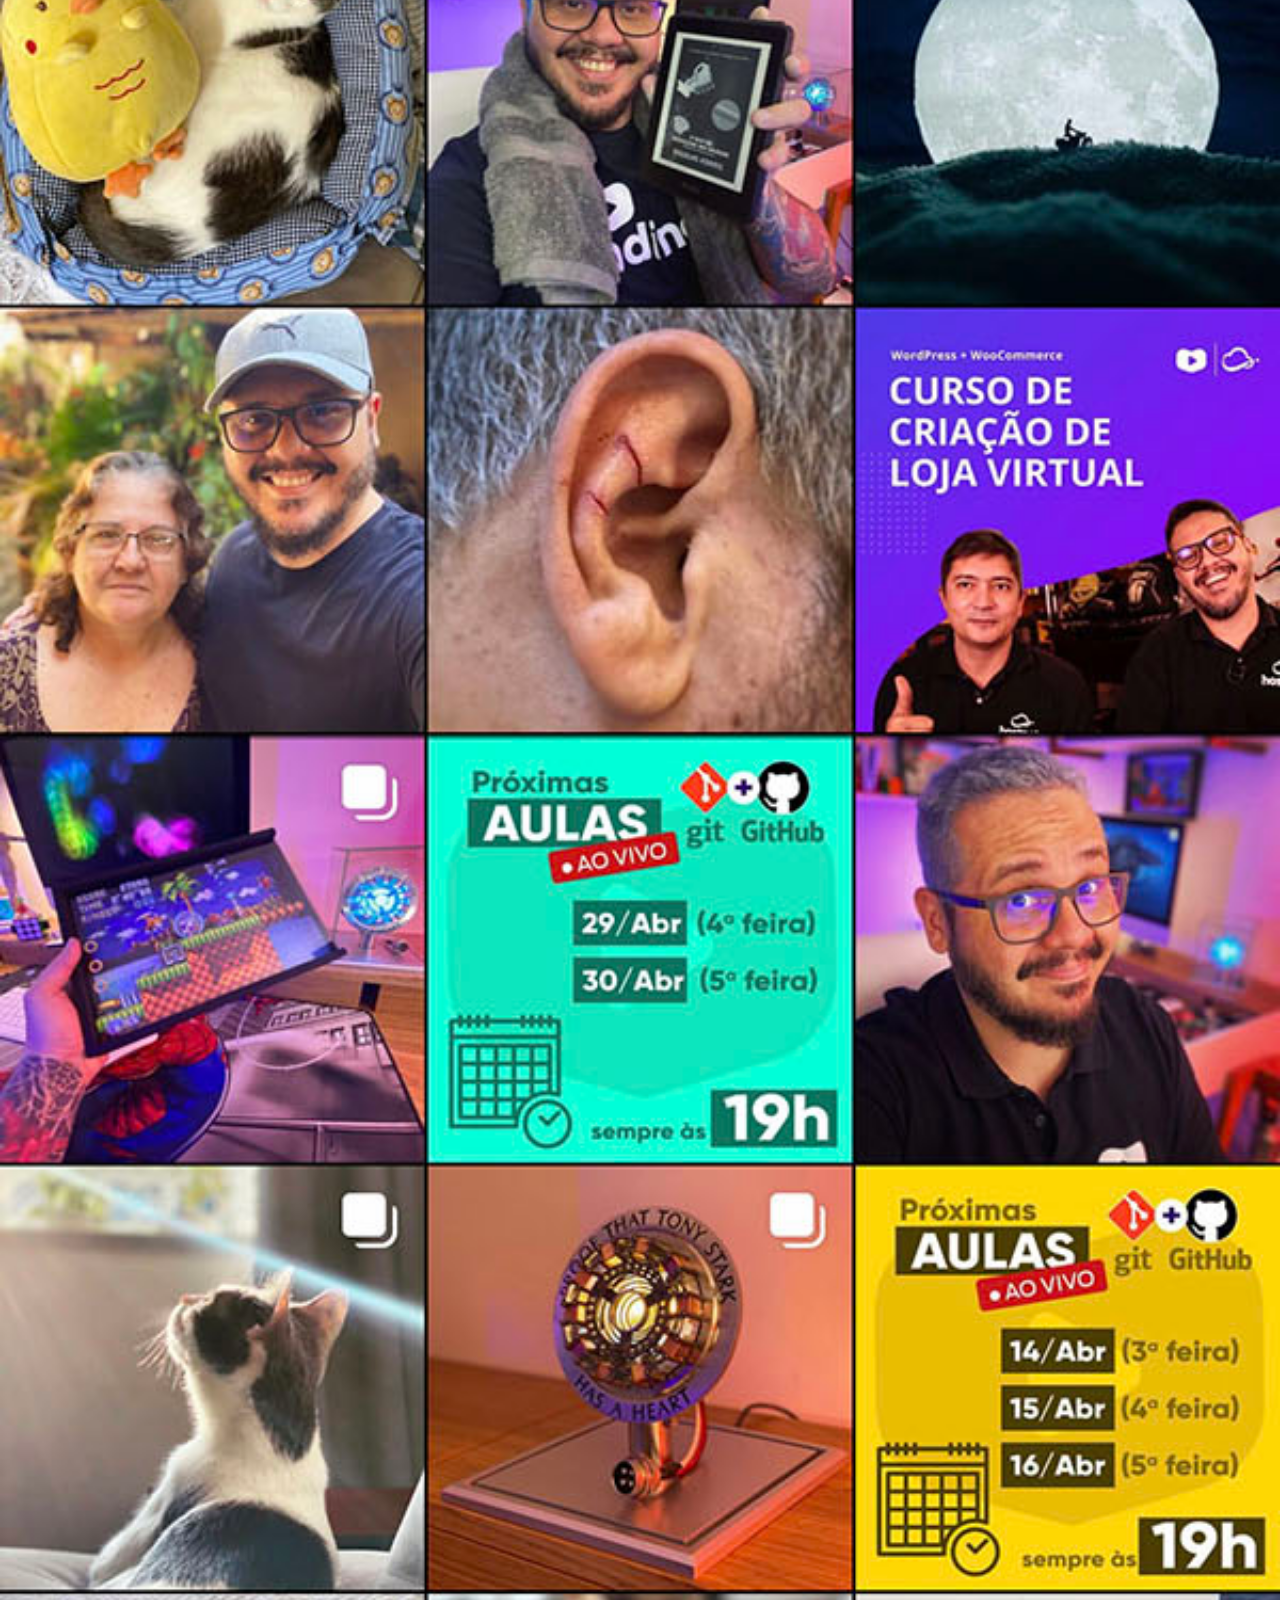
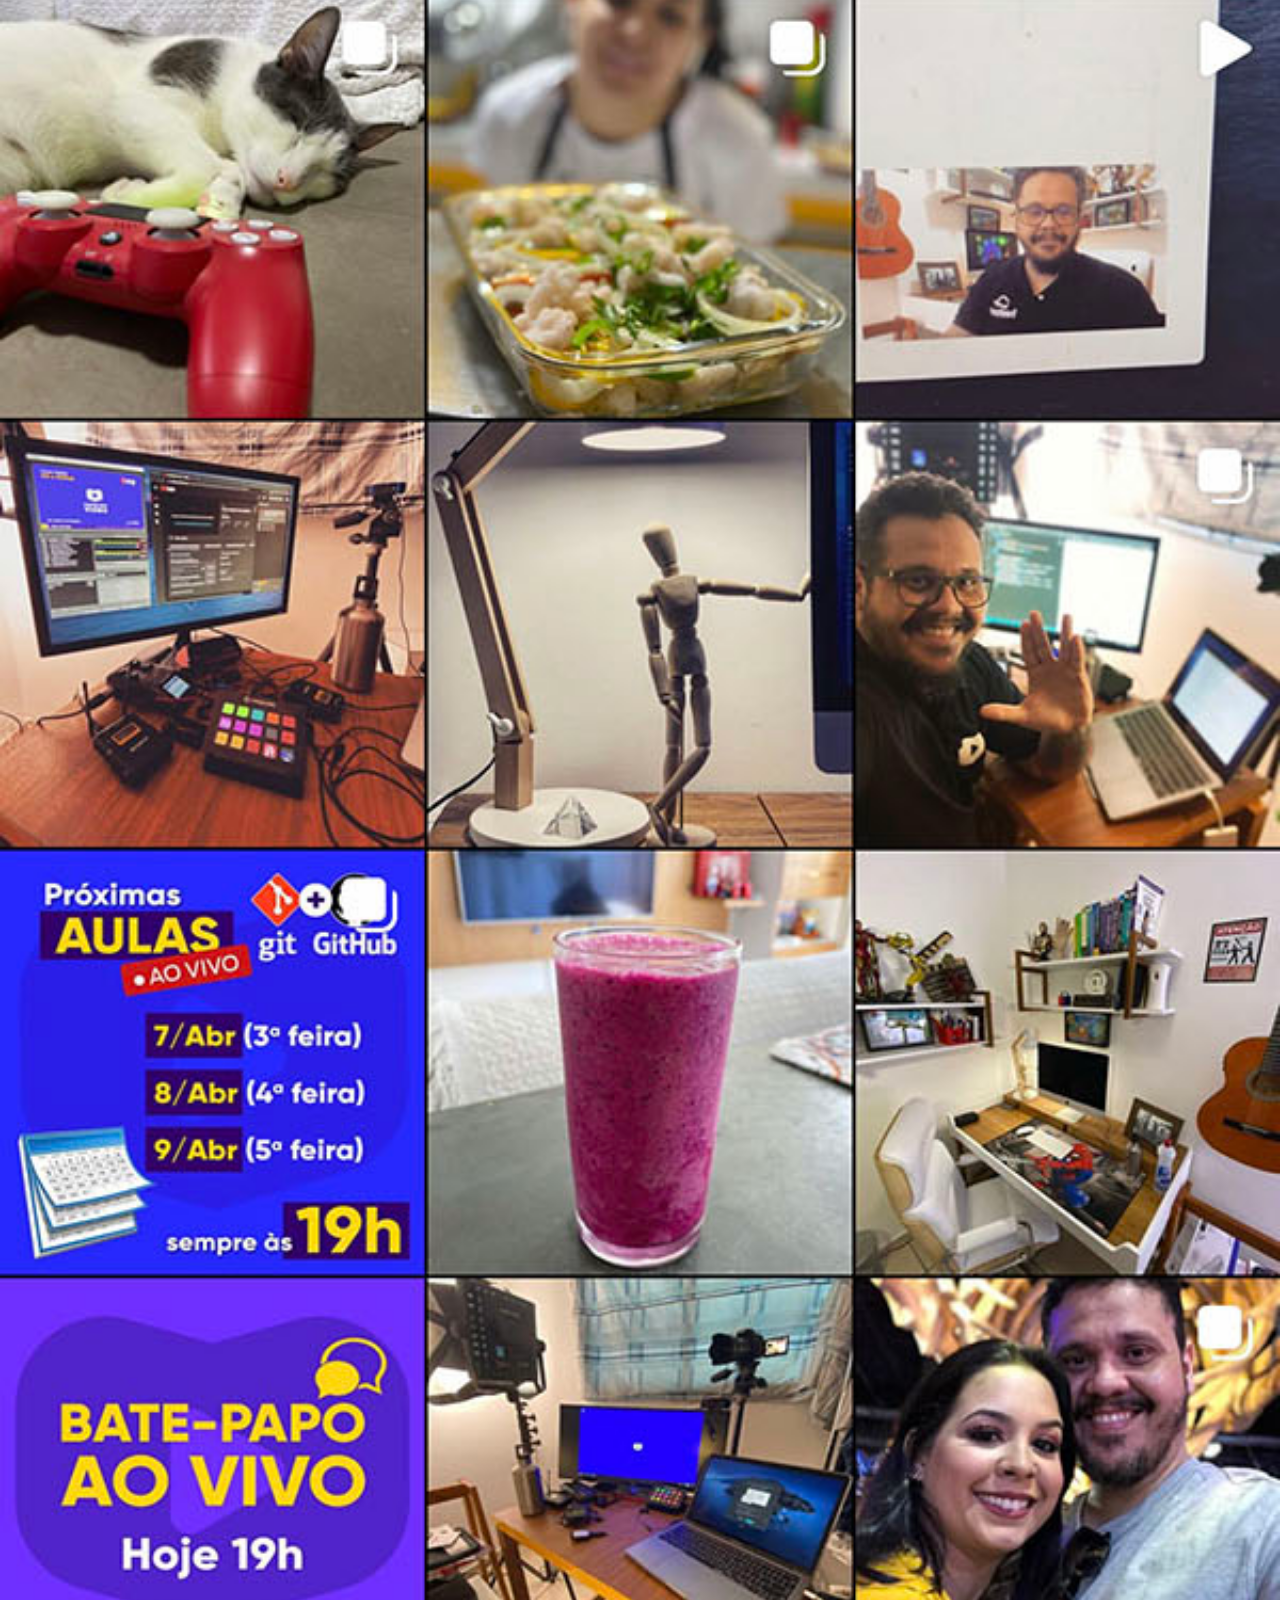
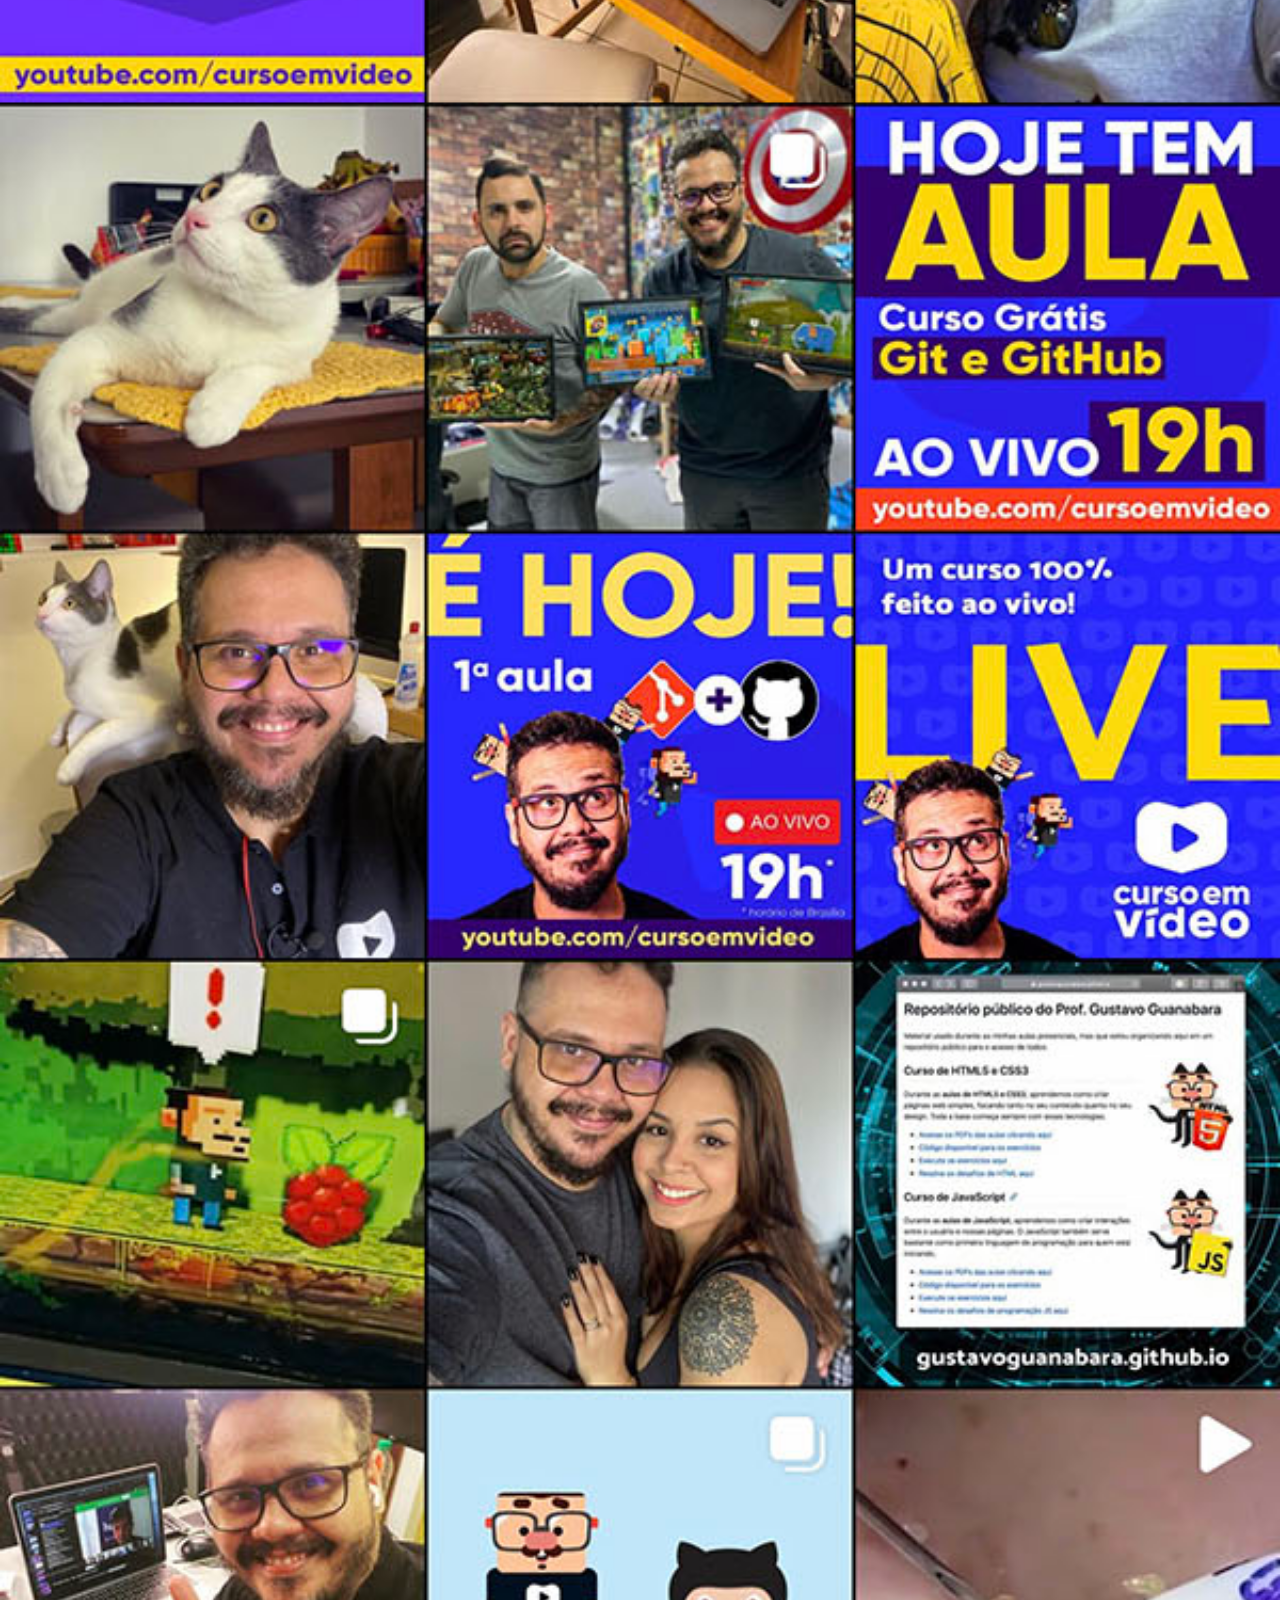
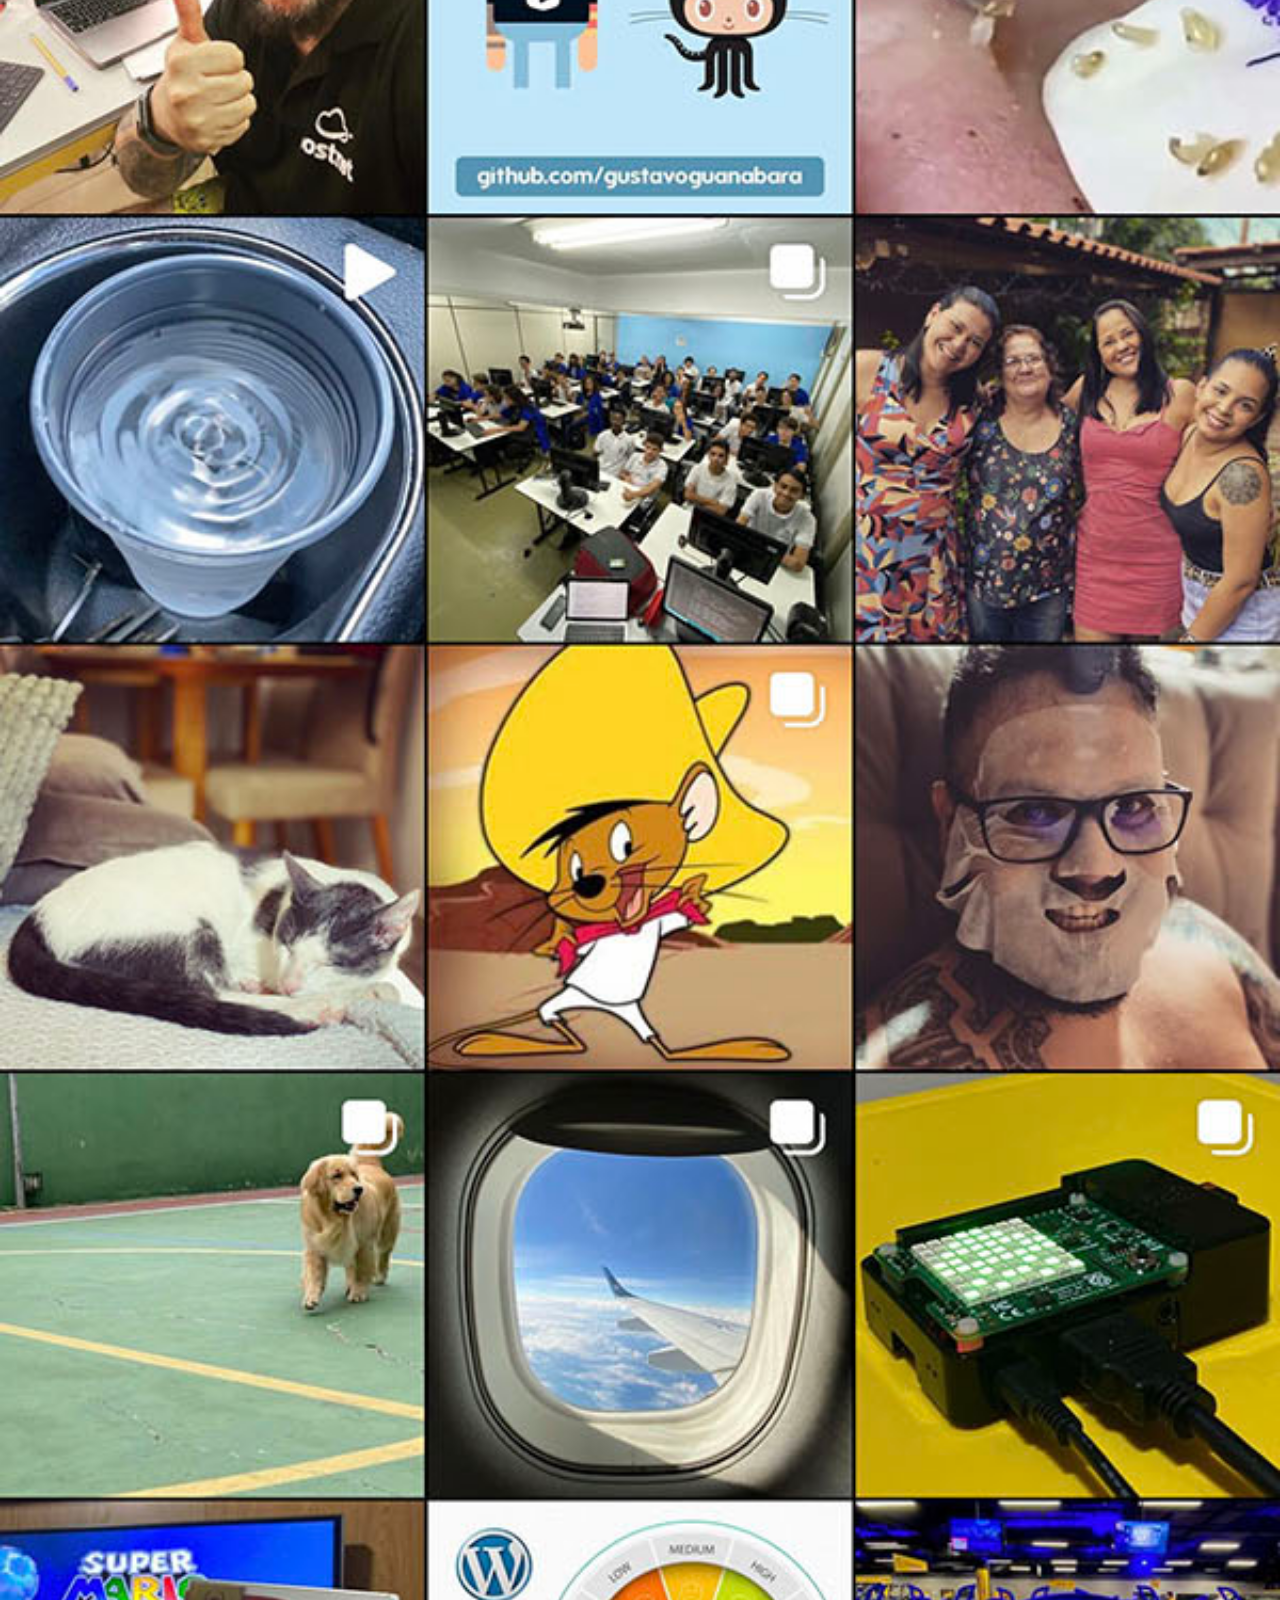
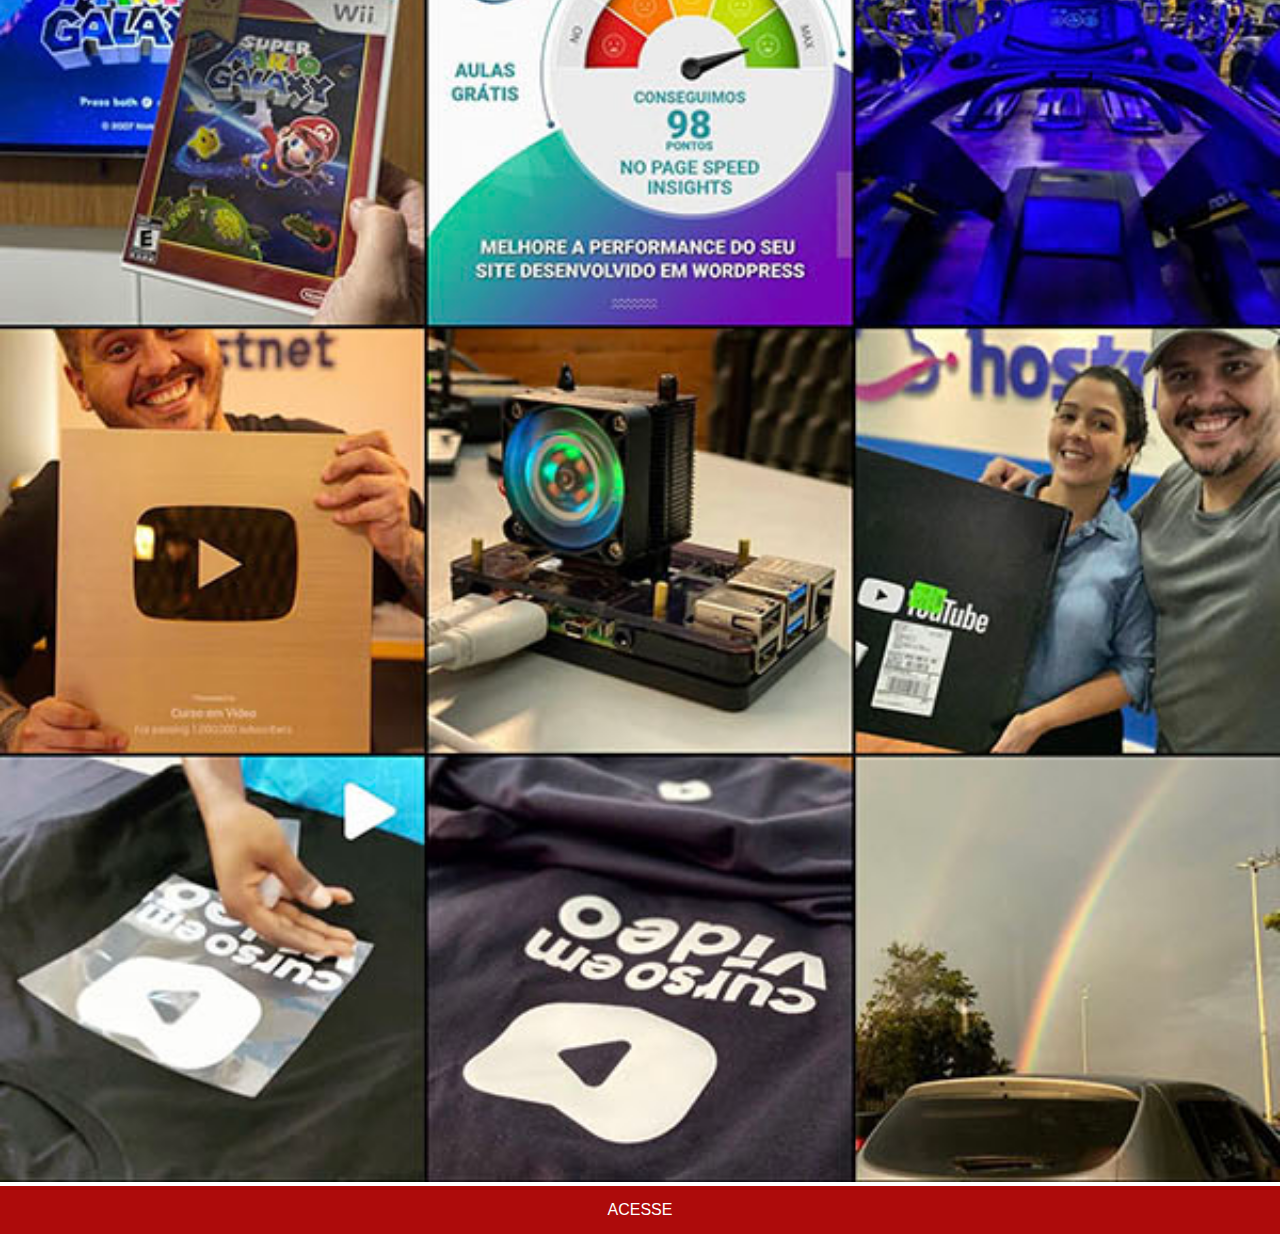
<file: instagram.html>
<!DOCTYPE html>
<html lang="pt-br">
<head>
    <meta charset="UTF-8">
    <meta name="viewport" content="width=device-width, initial-scale=1.0">
    <title>instagram</title>
    <link rel="stylesheet" href="estilos/social.css">
</head>
<body>
    <img src="imagens/tela-instagram.jpg" alt="instagram">
    <a href="https://www.instagram.com/gustavoguanabara/" target="_blank"> ACESSE</a>
    
</body>
</html>
</file>
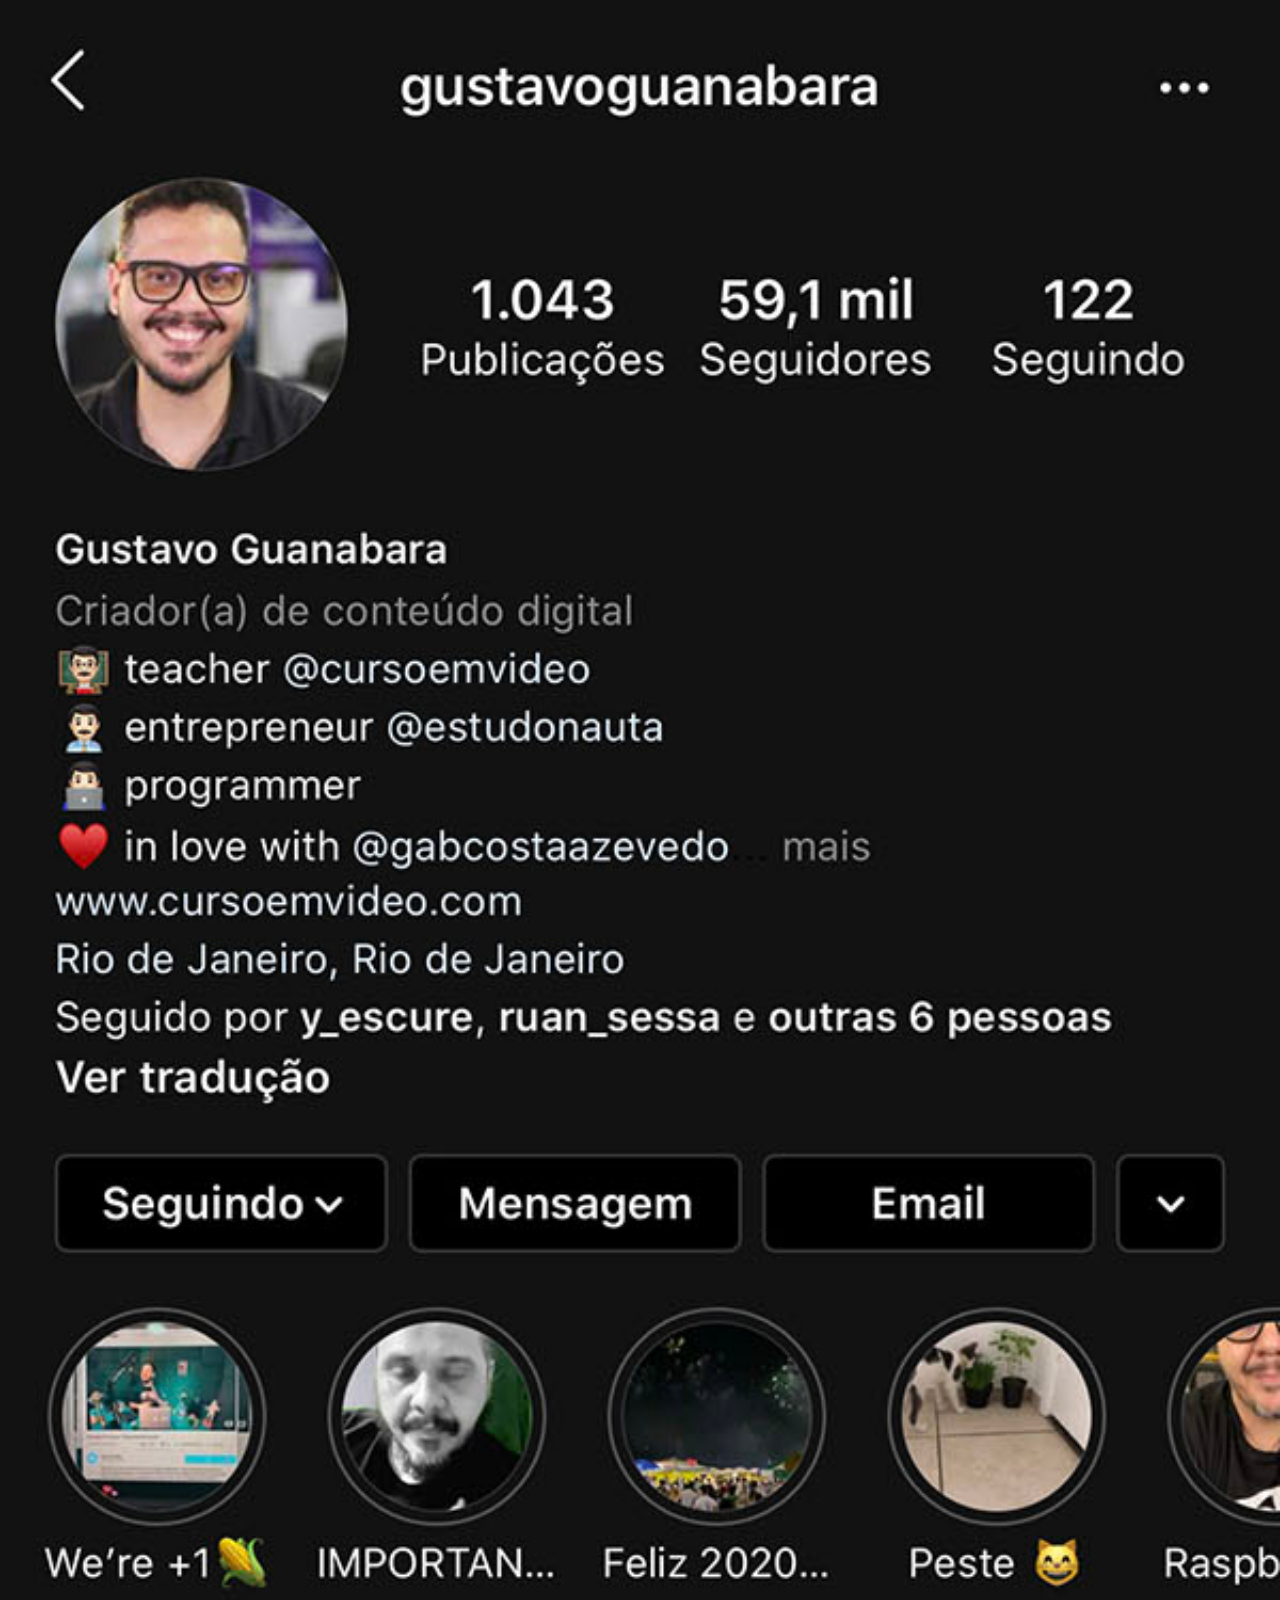
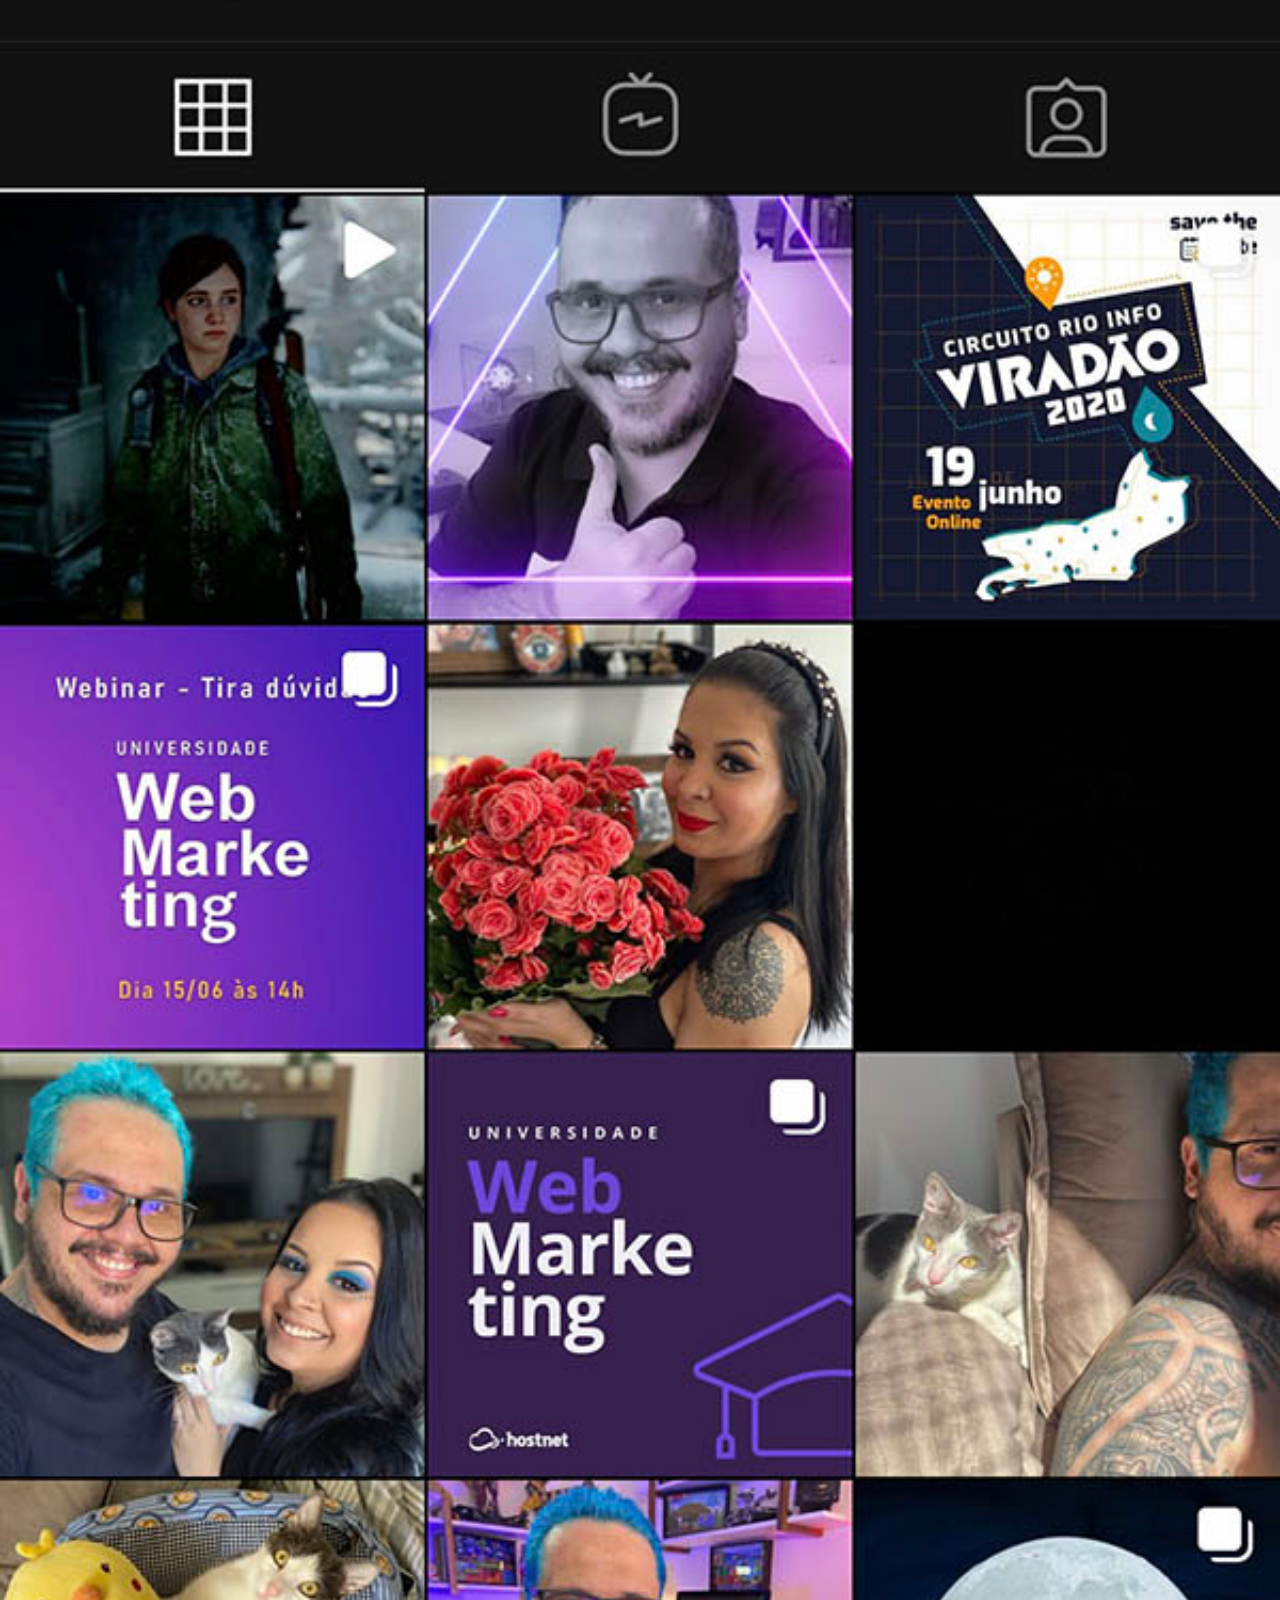
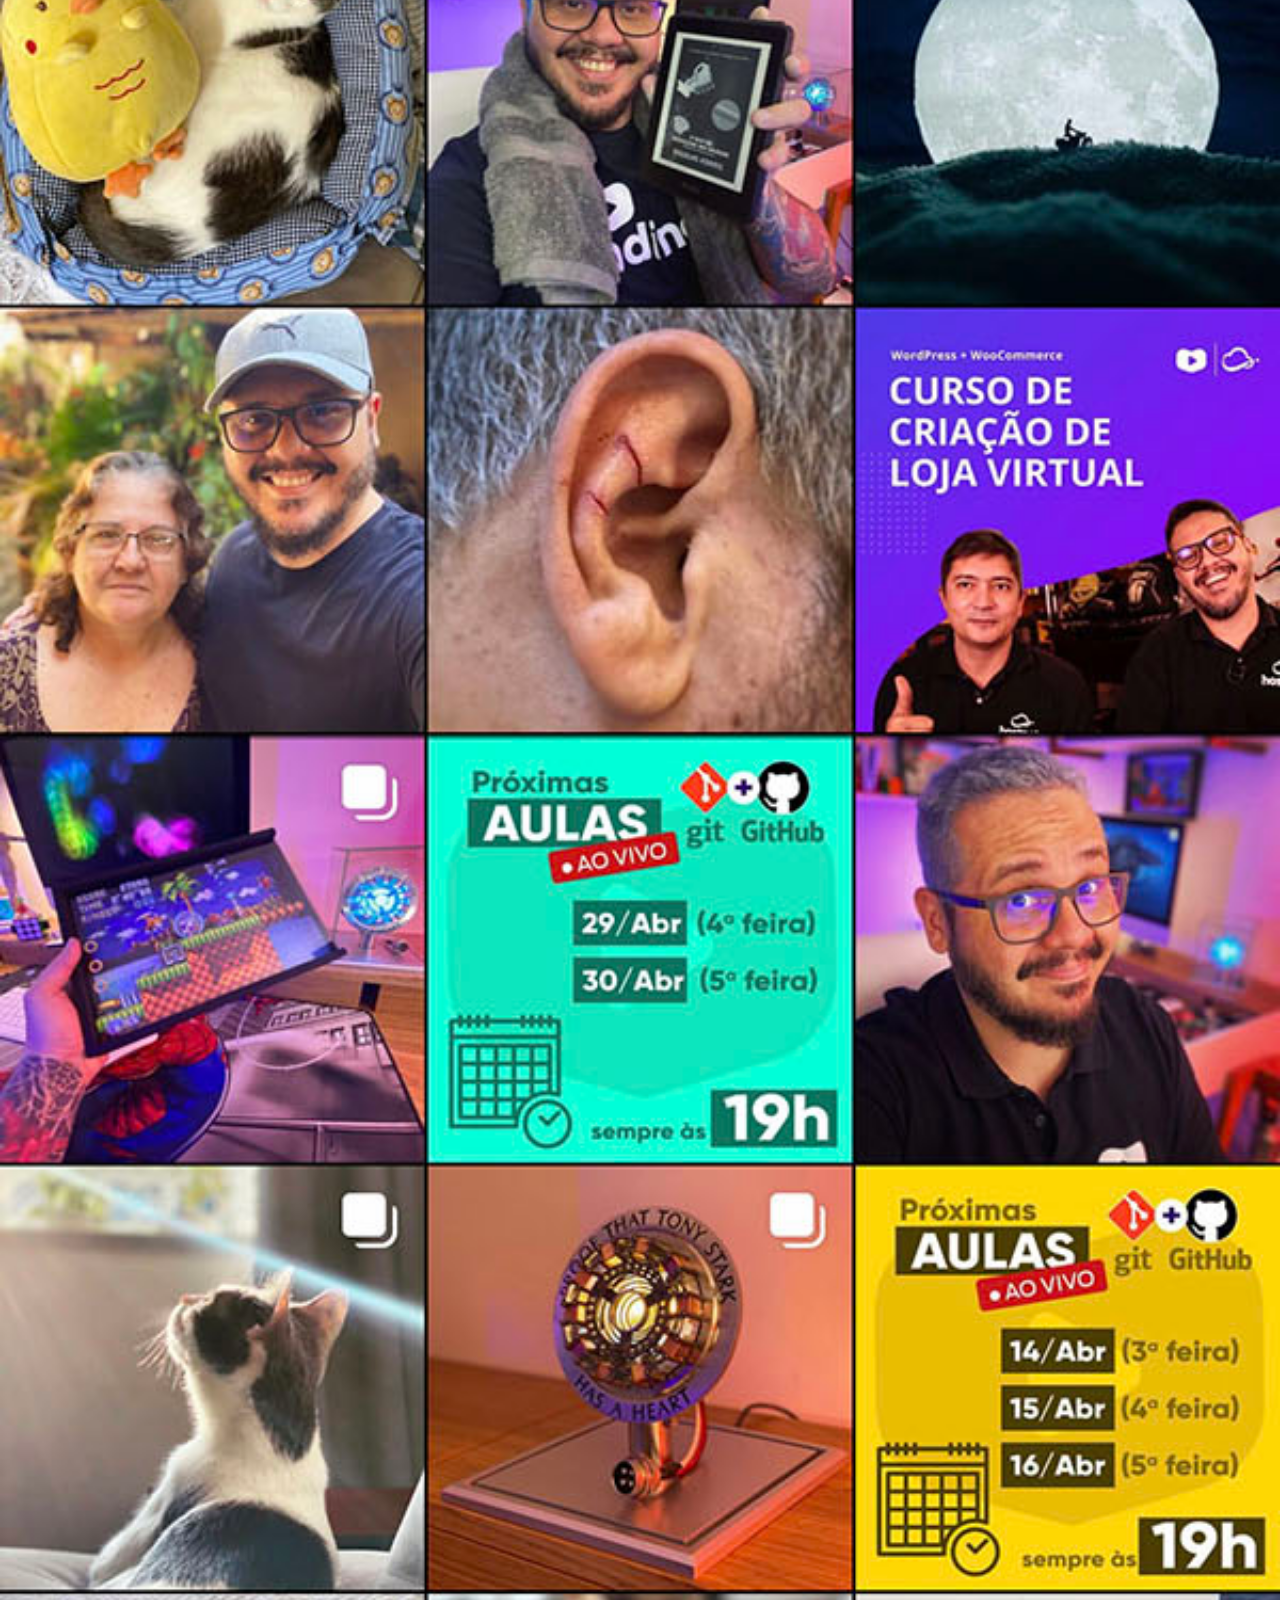
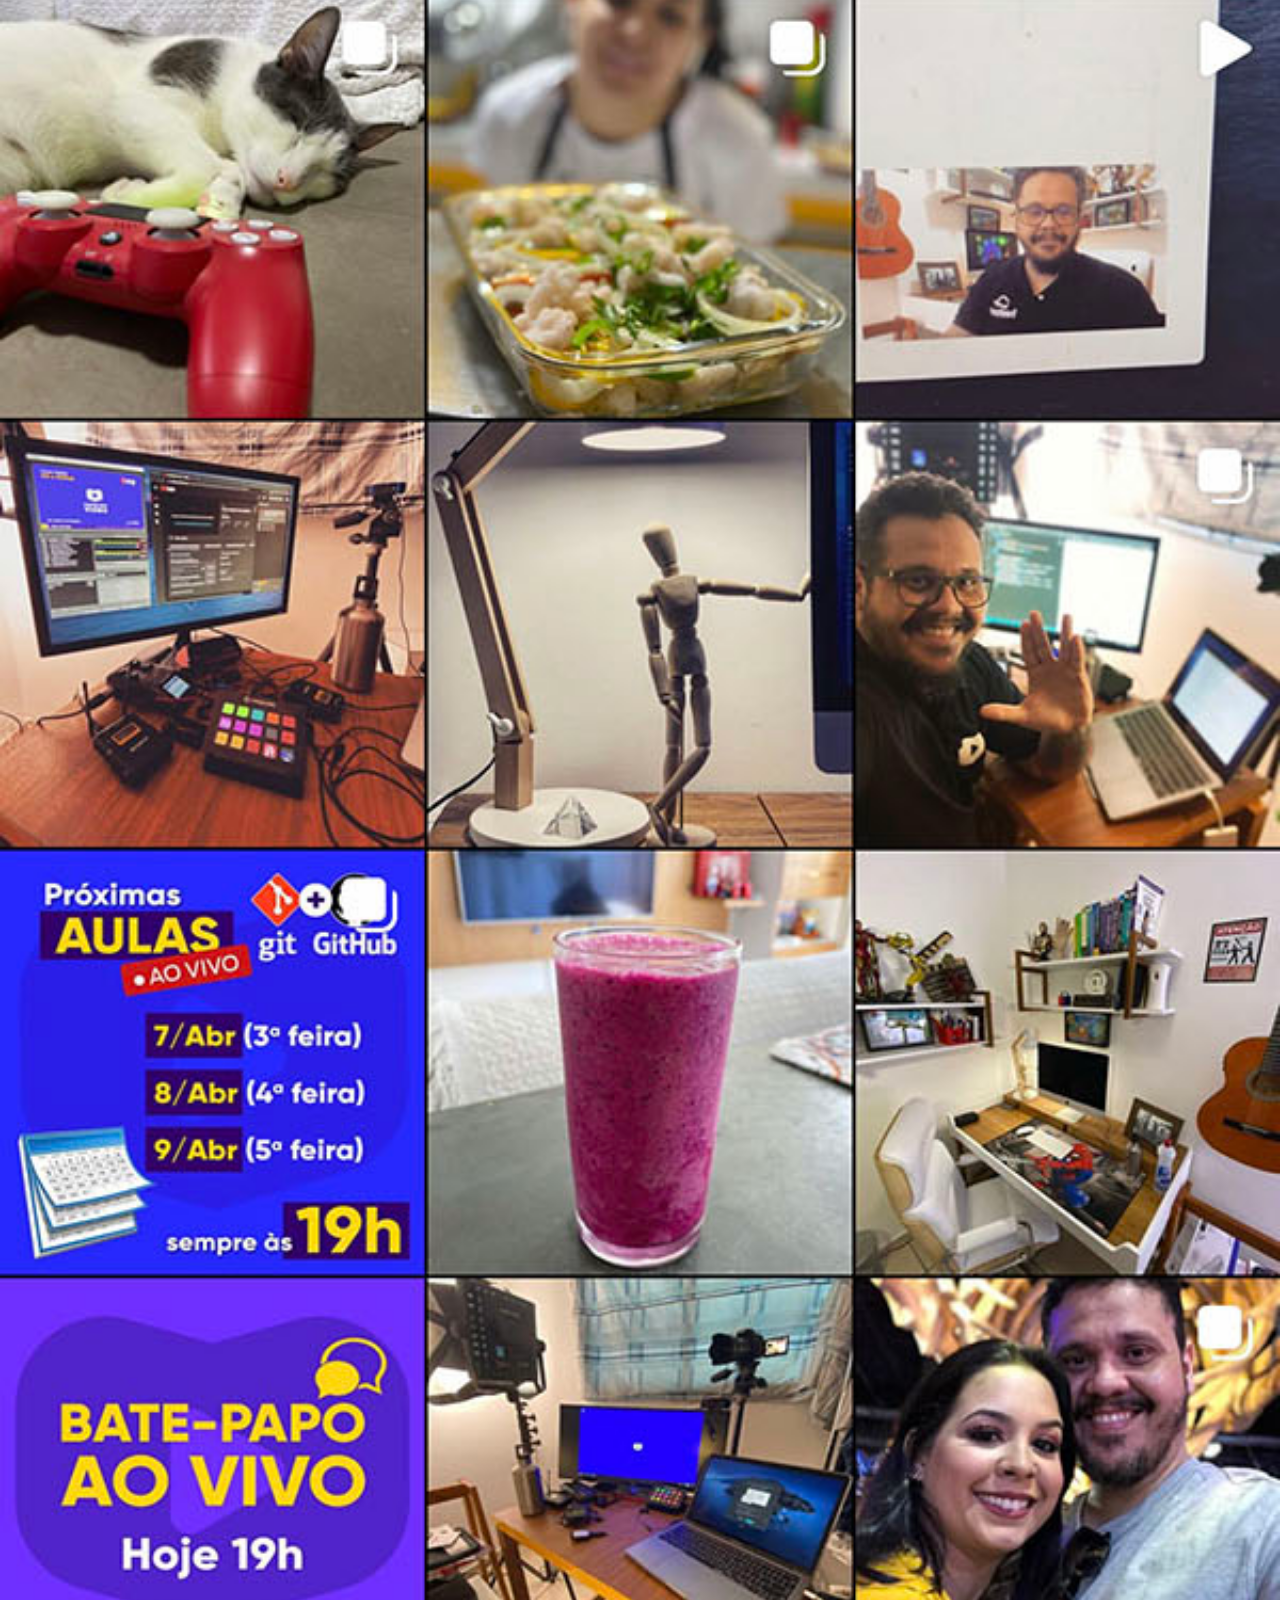
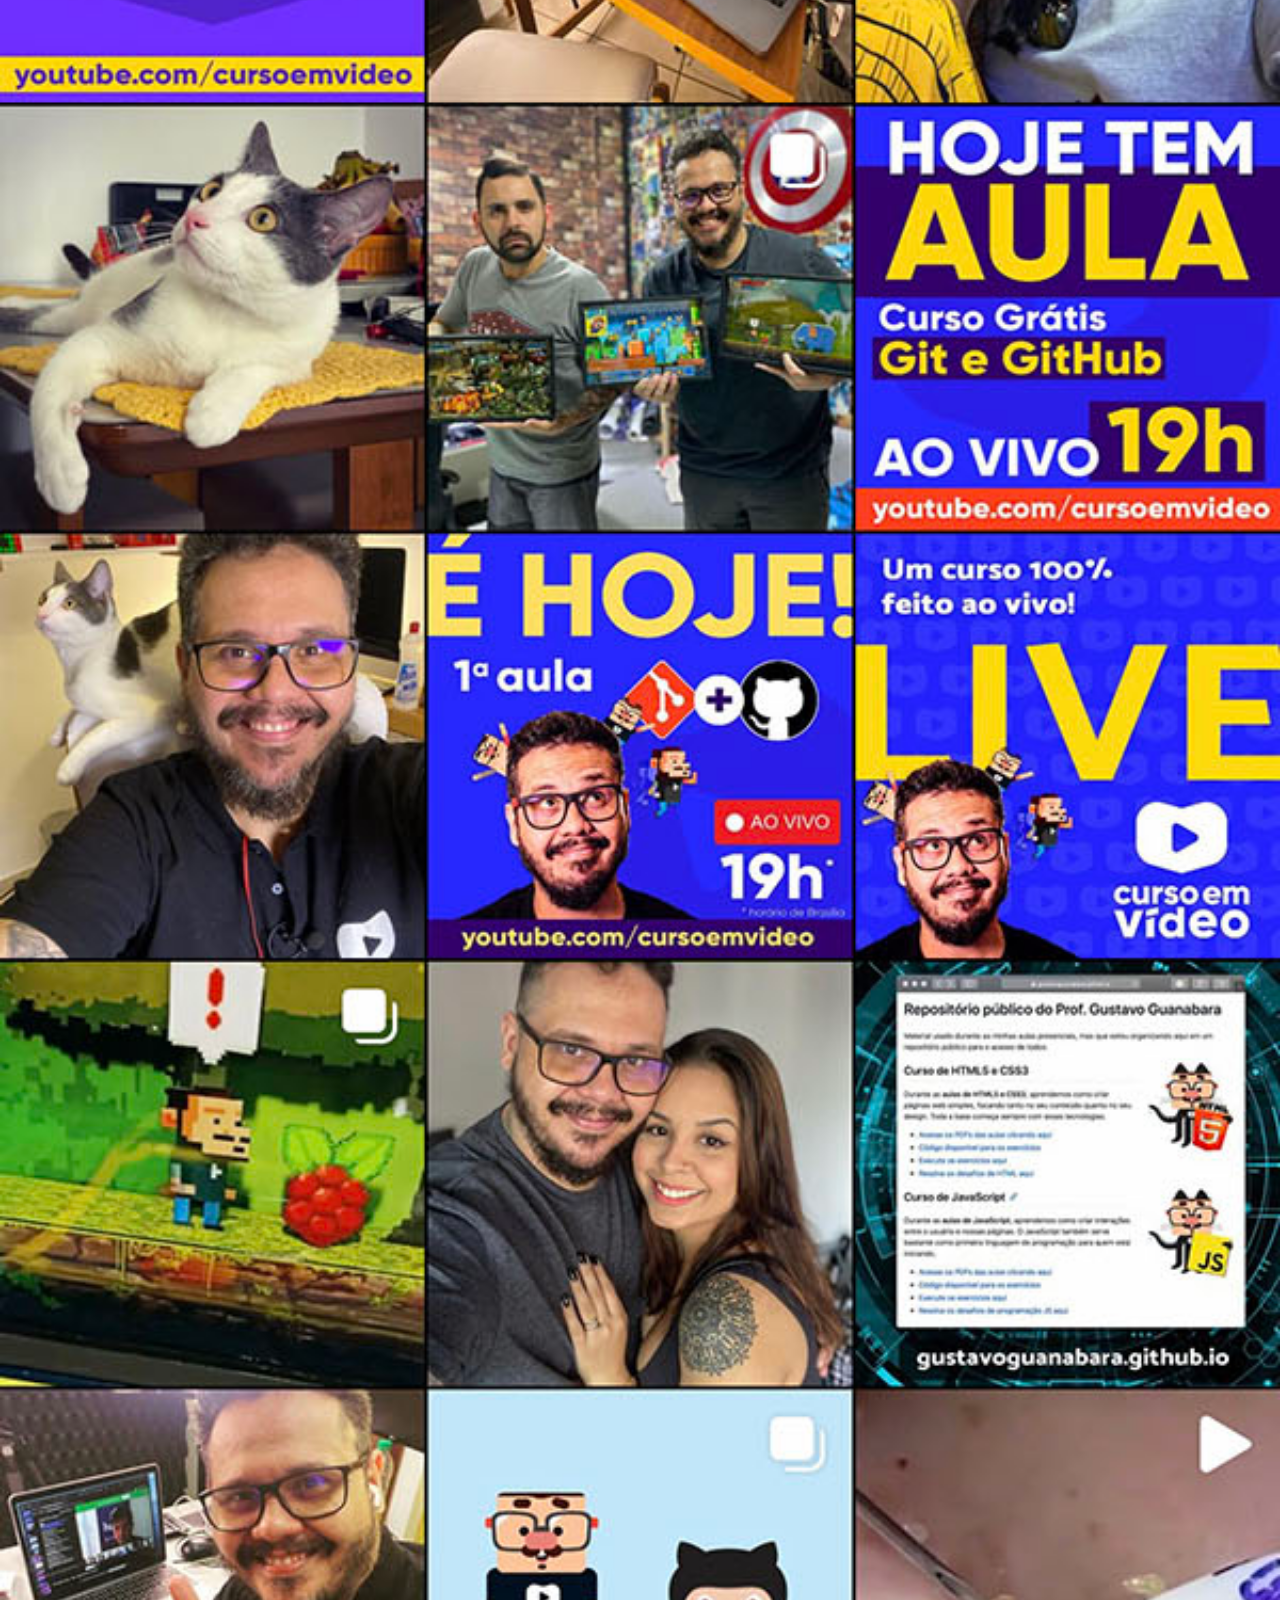
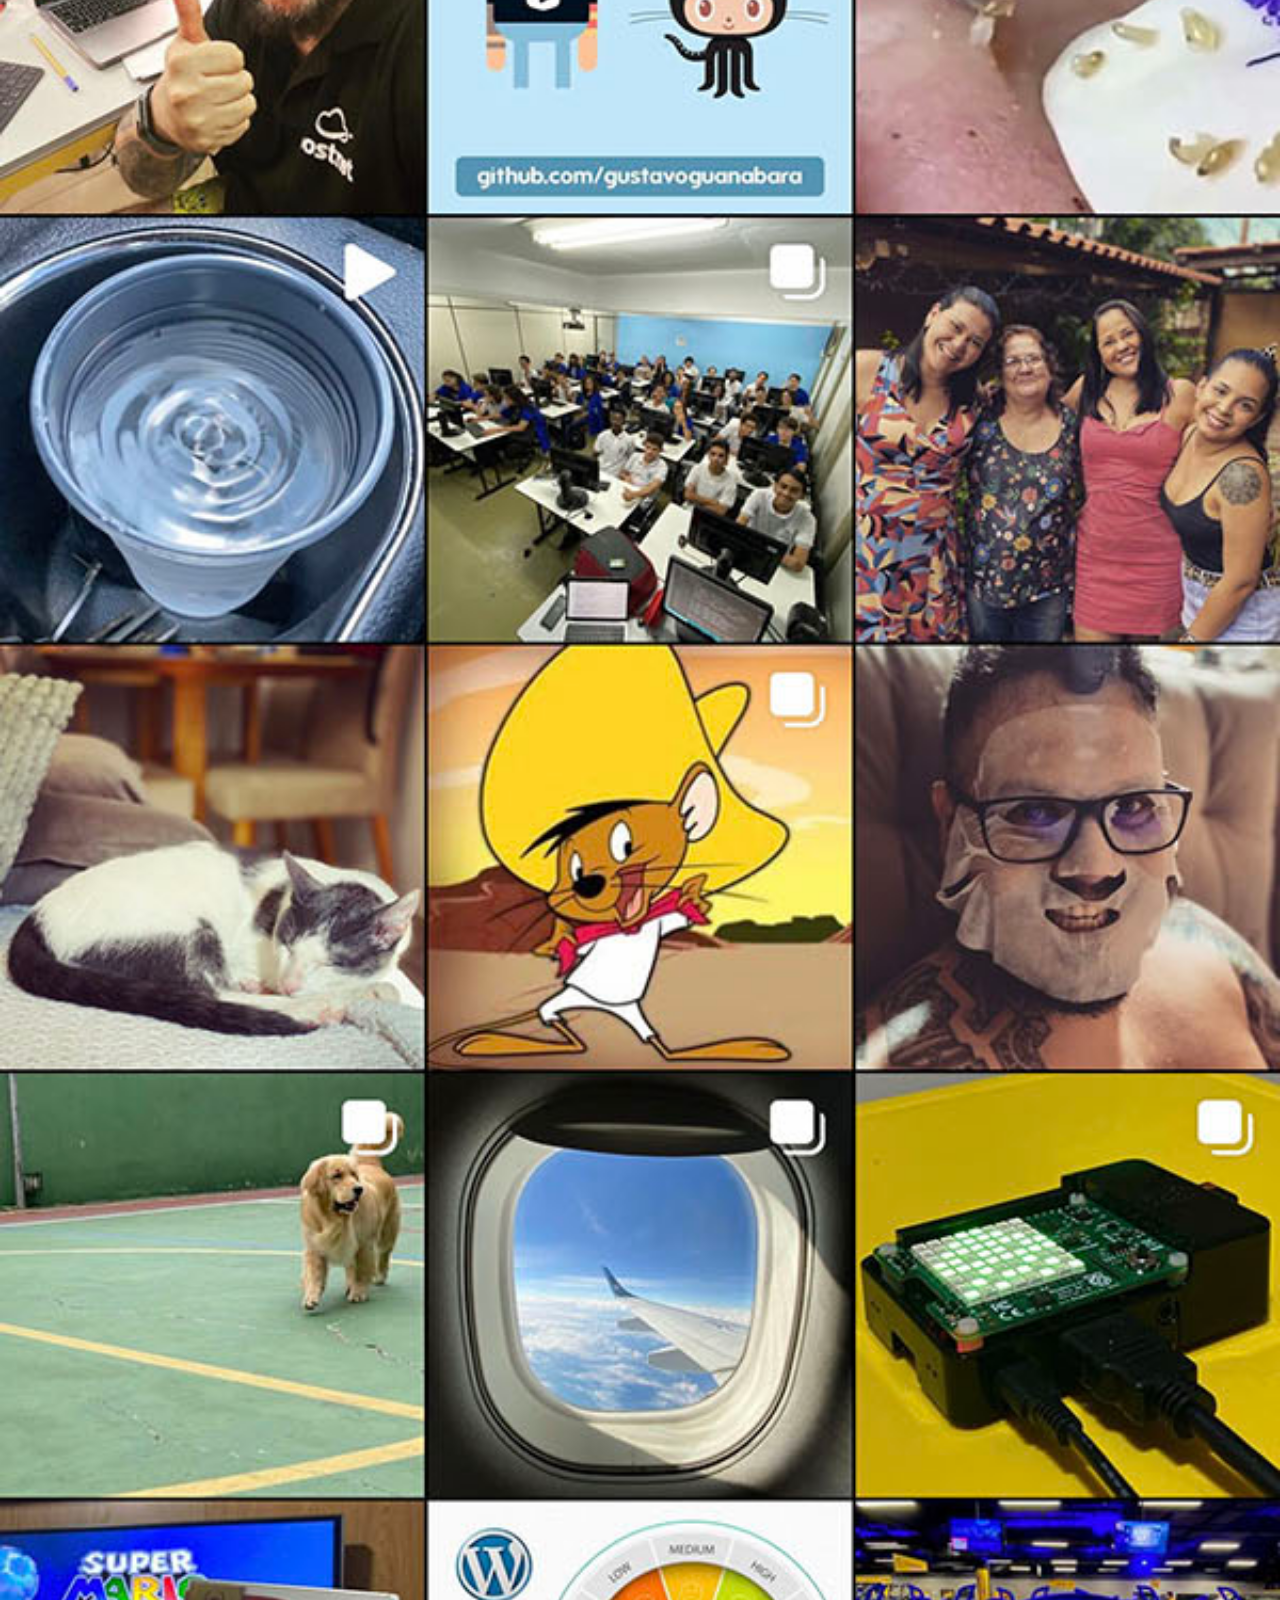
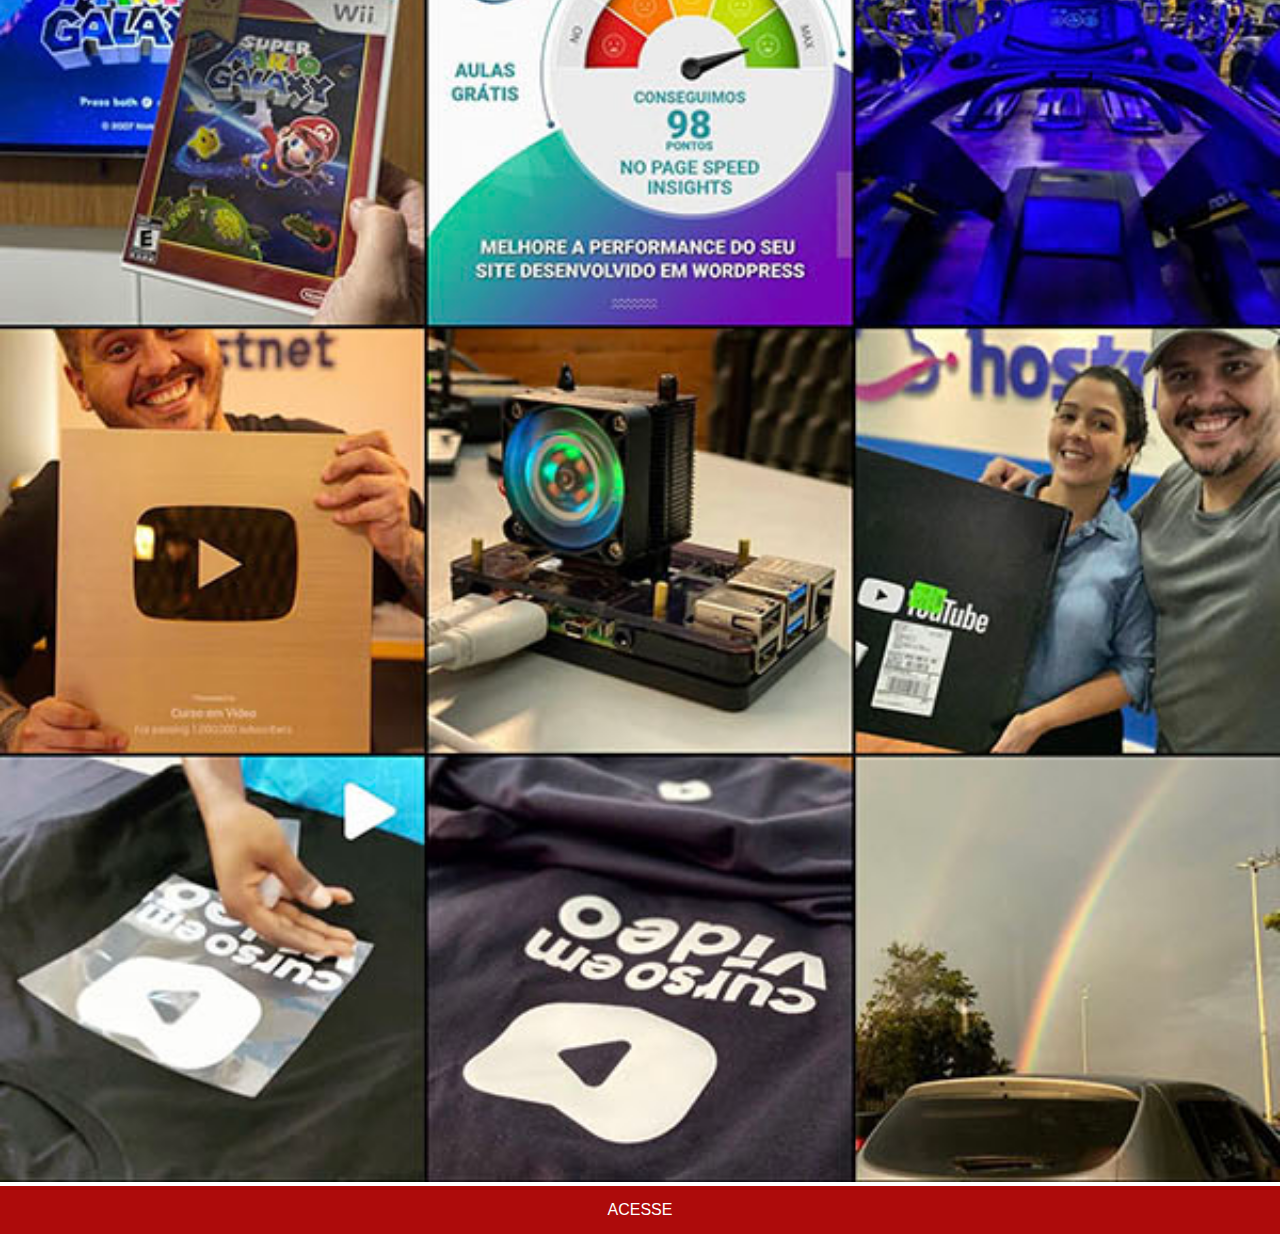
<file: youtube.html>
<!DOCTYPE html>
<html lang="pt-br">
<head>
    <meta charset="UTF-8">
    <meta name="viewport" content="width=device-width, initial-scale=1.0">
    <title>youtube</title>
    <link rel="stylesheet" href="estilos/social.css">
</head>
<body>
    <img src="imagens/tela-instagram.jpg" alt="youtube" >
    <a href="https://www.youtube.com/cursoemvideo" target="_blank"> ACESSE</a>
    
</body>
</html>
</file>
<file: estilos/style.css>
@charset "UTF-8";

* {
    margin: 0px;
    padding: 0px;
}

body, html {
    height: 100vh;
    width: 100vw;
    background-color: black;
}

body {
    background: url('../imagens/fundo-madeira.jpg') no-repeat center center;
    background-size: cover;
    background-attachment: fixed;
}

main {
    position: relative;    
    height: 100vh;
 
}

section#telefone {
    position: absolute;
    left: 50%;
    top: 50%;
    transform: translate(-50%, -50%);

    background: url('../imagens/frame-iphone.png') no-repeat;
    width: 311px;
    height: 627px;
}
section#redes-sociais    {
        text-align: right;
        
}
section#redes-sociais img {
    position: relative;
    margin: 10px;
    border-radius: 50%;
    width: 50px;
    height: 50px;
    text-align: left;
}
section#redes-sociais img:hover {
    border: 2px solid white;
    box-sizing: border-box;
}
iframe#tela {
    position: relative ; 
    top: 80px;
    left: 21px;
    height: 470px;
    width: 270px;
    
}
</file>
<file: estilos/social.css>
@charset "UTF-8" ;
 * {
    margin: 0px;
    padding: 0px;
}

::-webkit-scrollbar {
    width: 0px;
    height: 0px;
}

img {
    width:100vw ;
}

a {
    font-family: Arial, Helvetica, sans-serif;
    text-align: center;
    text-decoration: none;
    color: white;
    display: block;
    background-color: #ad0b0b;
    padding: 15px;
}
</file>
